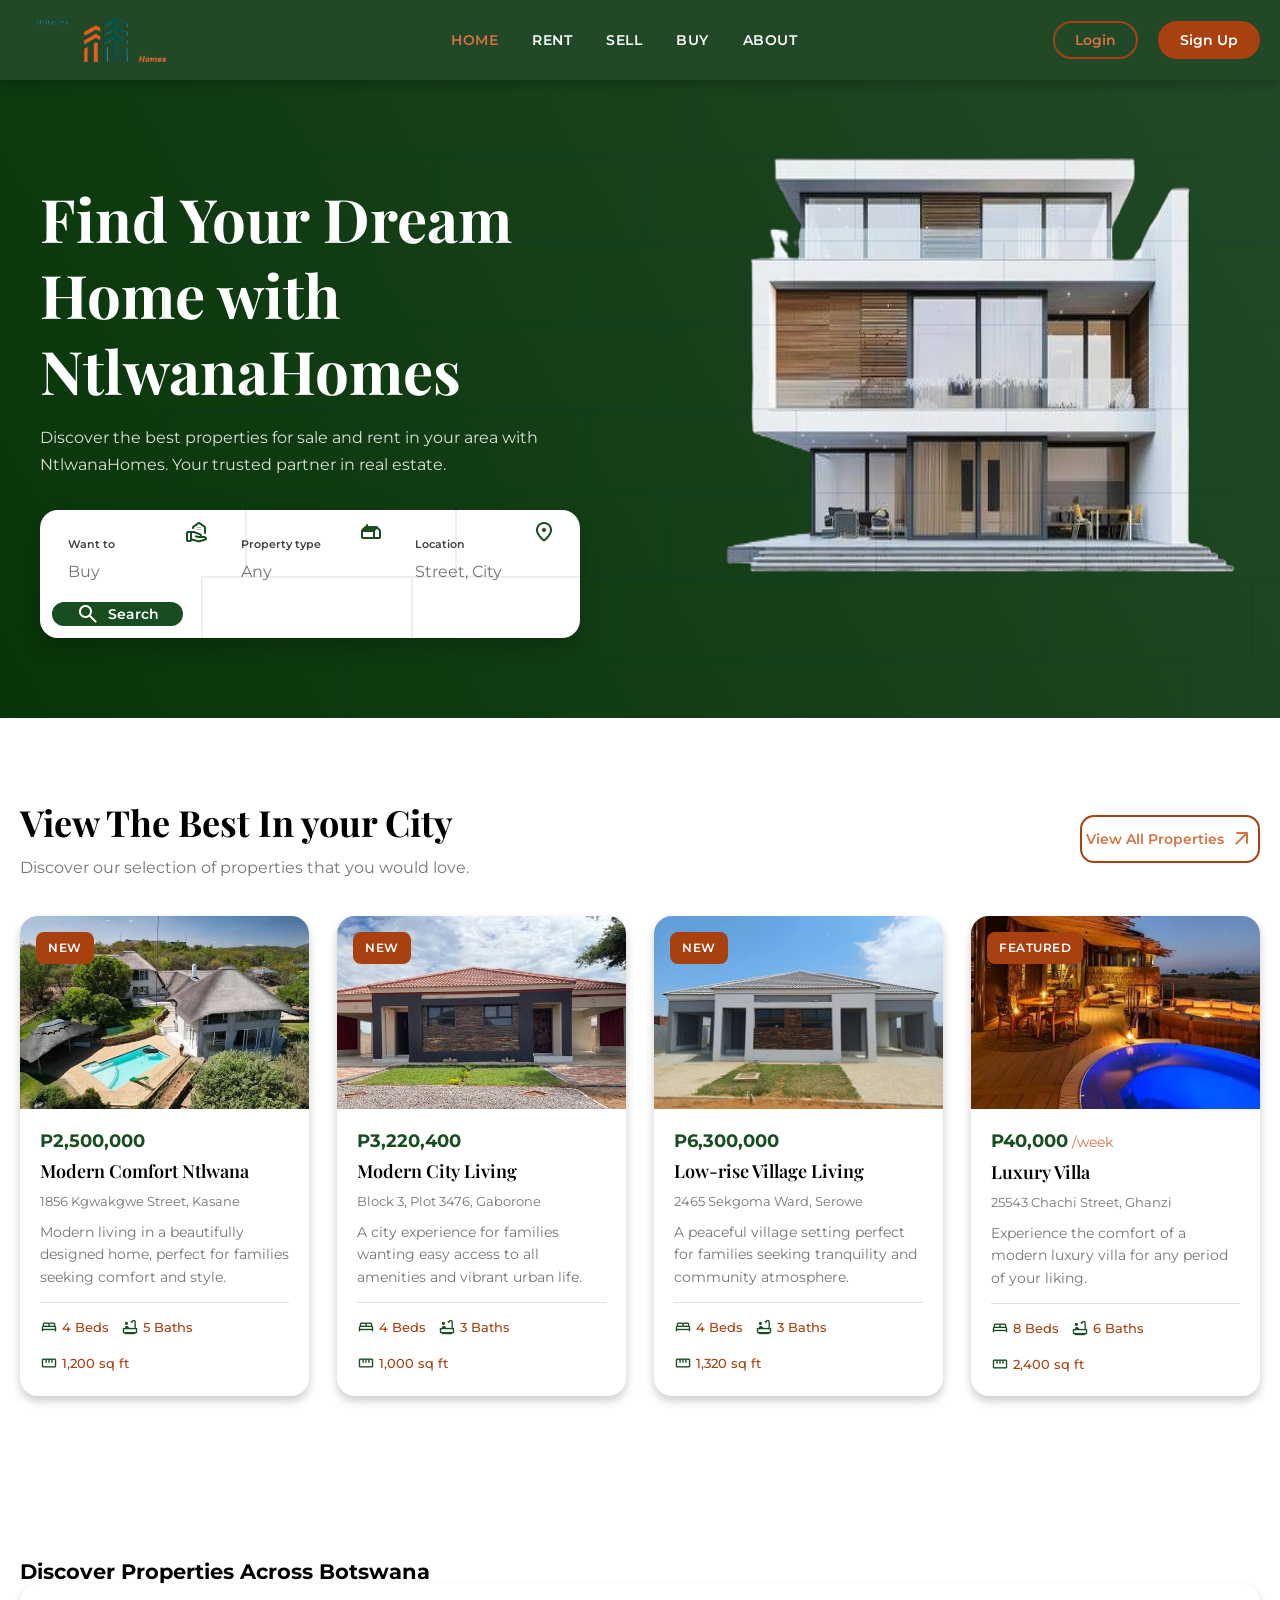
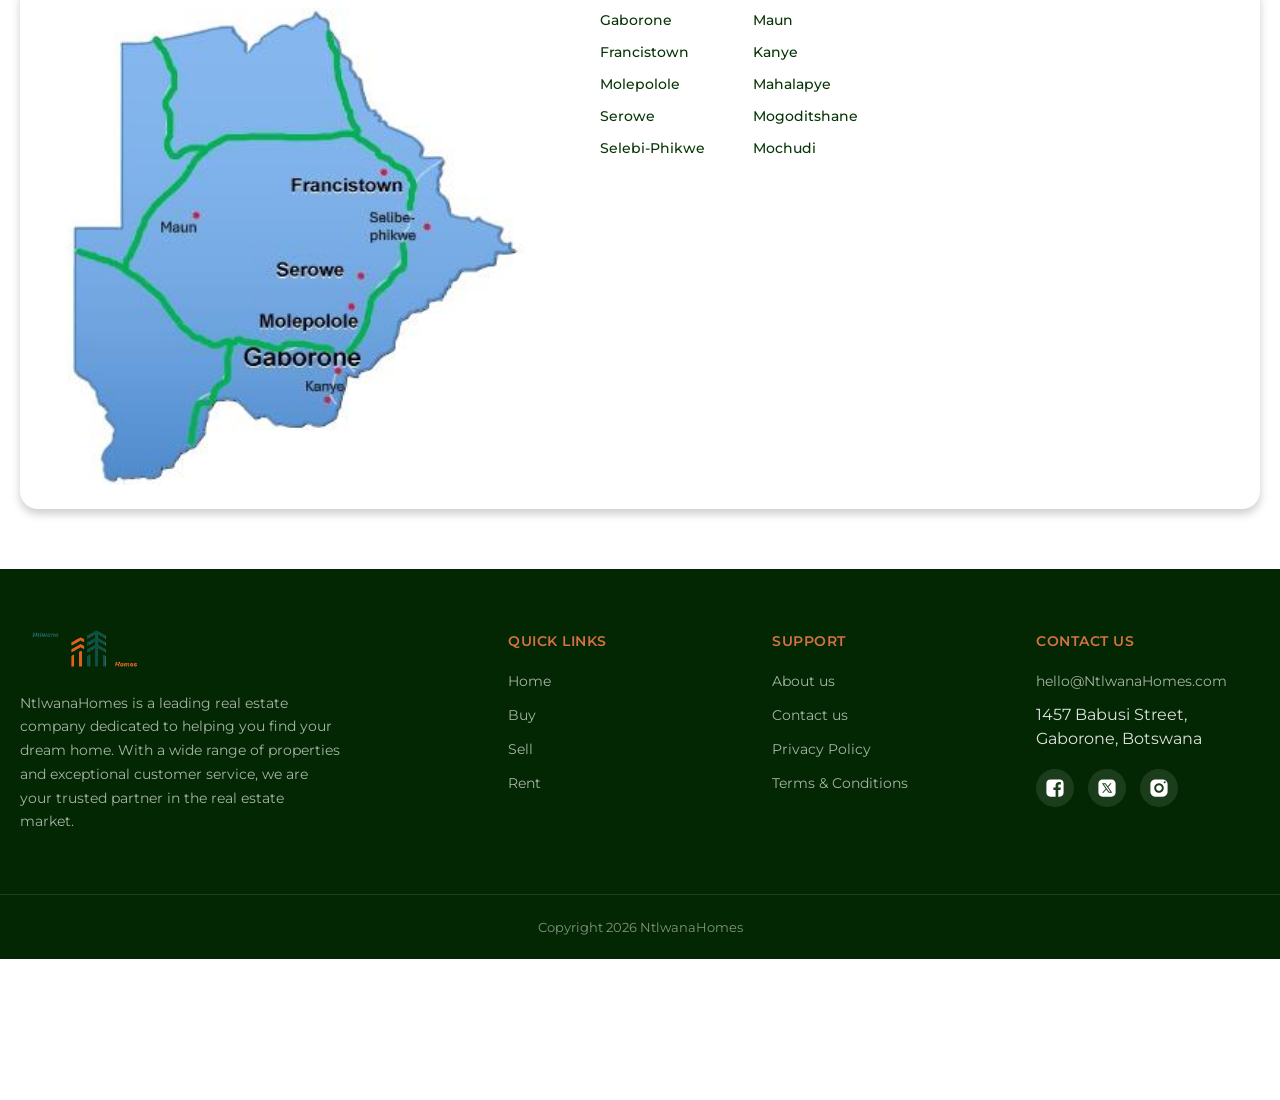
<file: index.html>
<!Doctype html>
<html lang="en">
<head>
    <meta charset="UTF-8">
    <meta name="viewport" content="width=device-width, initial-scale=1.0">
    
    <title>NtlwanaHomes</title>
    <meta name="title"  content="NtlwanaHomes">
    <meta name="description" content="NtlwanaHomes is your trusted partner in real estate, offering a wide range of properties for sale and rent across Botswana. Discover your dream home with us today!">
    <!--external stylesheets-->
<link rel="stylesheet" href="styles.css">

<!--external js-->
<script src="script.js" defer></script>

<!-- Google Fonts -->
 <link rel="preconnect" href="https://fonts.googleapis.com">
  <link rel="preconnect" href="https://fonts.gstatic.com" crossorigin>
  <link href="https://fonts.googleapis.com/css2?family=Playfair+Display:wght@600;700&family=Montserrat:wght@400;500;600;700&display=swap" rel="stylesheet">

<!-- Google Icons -->
<link rel="stylesheet" href="https://fonts.googleapis.com/icon?family=Material+Symbols+Rounded:opsz,wght,FILL,GRAD@25,400,0..1,0"/>
</head>
<body> 


    <header class="header" data-header>
        


             <nav class="navbar" aria-label="Main navigation"> 
              <a href="#" class="logo">
                <img src="images/ntlwanaHomes logo.png" height="70" width="200" alt="NtlwanaHomes logo"/>
            </a> 
           
        
          <ul class="navbar-list" role="list">
            <li><a href="index.html" style="text-decoration: none;" >Home</a></li>
            <li><a href="rent.html" style="text-decoration: none;" >Rent</a></li>
            <li><a href="sell.html" style="text-decoration: none;" >Sell</a></li>
            <li><a href="buy.html" style="text-decoration: none;" >Buy</a></li>
            <li><a href="about.html" style="text-decoration: none;" >About</a></li>
          </ul>

          <div class="nav-right">

           <button class="L-button" ><a href="#" style="text-decoration: none;" >Login</a></button>

            <button class="s-button"><a href="#" style="text-decoration: none;" >Sign Up</a></button>
          </div>
            <button class="nav-toggle" aria-label="Toggle menu" aria-expanded="false" aria-controls="mobile-nav">
              <span class="material-symbols-rounded" aria-hidden="true">menu</span>
            </button>

        </nav>
    </header>

    <!-- Mobile Nav -->
      <nav class="mobile-nav" id="mobile-nav" aria-label="Mobile navigation">
        <a href="index.html">Home</a>
        <a href="rent.html">Rent</a>
        <a href="sell.html">Sell</a>
        <a href="buy.html">Buy</a>
        <a href="about.html">About</a>
        <div class="mobile-nav-btns">
          <button class="L-button"><a href="#">Login</a></button>
          <button class="s-button"><a href="#">Sign Up</a></button>
        </div>
      </nav>
   

 <main>
     
     <!-- Hero -->

      <section class="hero">
          <div class="hero-container">
            <div class="hero-content">

              <h1 class="hero-title">
                Find Your Dream Home with NtlwanaHomes
              </h1>

              <p class="hero-text">
                Discover the best properties for sale and rent in your area with
                NtlwanaHomes. Your trusted partner in real estate.</p>
            
              <form action="./" method="get" class="search-bar" role="search" aria-label="Property search ">
                
                <label for="want-to" class="search-item">
                  <span class="label">Want to</span>
                  <select
                    name="want to"
                    id="want-to"
                    class="search-item-field "
                  >
                    <option value="buy">Buy</option>
                    <option value="sell">Sell</option>
                    <option value="rent">Rent</option>
                  </select>

                  <span class="material-symbols-rounded" aria-hidden="true"
                    >real_estate_agent</span
                  >
                </label>

                <label for="property-type" class="search-item">
                  <span class="label">Property type</span>
                  <select
                    name="property type"
                    id="property-type"
                    class="search-item-field "
                  >
                    <option value="any">Any</option>
                    <option value="houses">Houses</option>
                    <option value="apartments">Apartments</option>
                    <option value="villa">Villa</option>
                    <option value="townhome">Townhome</option>
                    <option value="bungalow">Office Space</option>
                    <option value="loft">Loft</option>
                  </select>

                  <span class="material-symbols-rounded" aria-hidden="true"
                    >gite</span
                  >
                </label>

                <label for="location" class="search-item">
                  <span class="label label-medium">Location</span>

                  <input
                    type="text"
                    name="location"
                    id="location"
                    placeholder="Street, City"
                    class="search-item-field body-medium"
                  />
                  <span class="material-symbols-rounded" aria-hidden="true"
                    >location_on</span>
                  
                </label>

                <button type="submit" class="search-btn">
                  <span class="material-symbols-rounded" aria-hidden="true">search</span>

                  <span>Search</span>

                </button>

              </form>
            </div>

            <img src="images/hero-bg.png" alt="" class="hero-banner" width="816" height="559" role="presentation" >

            <img src="images/bg-pattern.png" alt="" class="hero-pattern" width="1240" height="840" role="presentation" >

            </div>
      </section>



      <!-- Featured Properties -->
       <section class="featured property" aria-labelledby="prop-heading">
        <div class="property-container">

          <div class="title-wrapper">

          <div>
           <h2 class="section-title" id="prop-heading">View The Best In your City</h2>

           <p class="section-text">
             Discover our selection of properties that you would love.
           </p>
         </div>

         <a href="buy.html" class="btn-outline">
           <span class="label-medium">View All Properties</span>

           <span class="material-symbols-rounded" aria-hidden="true">arrow_outward</span>
         </a>

        </div>

       <div class="property-list">
        
                 <!-- Card 1 -->
                 <article class="crd">
                   <div class="crd-banner">
                     <figure class="img-holder">
                       <img src="images/home2.jpg" alt="Modern Comfort Ntlwana — 4-bed home in Kasane" class="img-cover" width="587" height="400" loading="lazy">
                     </figure>
                     <span class="badge-label">New</span>
                     <button class="fav-btn" aria-label="Add Modern Comfort Ntlwana to favourites">
                       <span class="material-symbols-rounded" aria-hidden="true">favorite</span>
                     </button>
                   </div>
                   <div class="crd-content">
                     <span class="price-title">P2,500,000</span>
                     <h3><a href="#" class="crd-title">Modern Comfort Ntlwana</a></h3>
                     <address class="add-text">1856 Kgwakgwe Street, Kasane</address>
                     <p class="crd-text">Modern living in a beautifully designed home, perfect for families seeking comfort and style.</p>
                     <div class="meta-list">
                       <div class="meta-item">
                         <span class="material-symbols-rounded" aria-hidden="true">bed</span>
                         <span class="meta-text">4 Beds</span>
                       </div>
                       <div class="meta-item">
                         <span class="material-symbols-rounded" aria-hidden="true">bathtub</span>
                         <span class="meta-text">5 Baths</span>
                       </div>
                       <div class="meta-item">
                                         <span class="material-symbols-rounded" aria-hidden="true">straighten</span>
                                         <span class="meta-text">1,200 sq ft</span>
                                       </div>
                                     </div>
                                   </div>
                                 </article>
                        
                                 <!-- Card 2 -->
                                 <article class="crd">
                                   <div class="crd-banner">
                                     <figure class="img-holder">
                                       <img src="images/home3.jpg" alt="Modern City Living — 4-bed home in Gaborone" class="img-cover" width="587" height="400" loading="lazy">
                                     </figure>
                                     <span class="badge-label">New</span>
                                     <button class="fav-btn" aria-label="Add Modern City Living to favourites">
                                       <span class="material-symbols-rounded" aria-hidden="true">favorite</span>
                                     </button>
                                   </div>
                                   <div class="crd-content">
                                     <span class="price-title">P3,220,400</span>
                                     <h3><a href="#" class="crd-title">Modern City Living</a></h3>
                                     <address class="add-text">Block 3, Plot 3476, Gaborone</address>
                                     <p class="crd-text">A city experience for families wanting easy access to all amenities and vibrant urban life.</p>
                                     <div class="meta-list">

                                      <div class="meta-item">
                                                        <span class="material-symbols-rounded" aria-hidden="true">bed</span>
                                                        <span class="meta-text">4 Beds</span>
                                                      </div>
                                                      <div class="meta-item">
                                                        <span class="material-symbols-rounded" aria-hidden="true">bathtub</span>
                                                        <span class="meta-text">3 Baths</span>
                                                      </div>
                                                      <div class="meta-item">
                                                        <span class="material-symbols-rounded" aria-hidden="true">straighten</span>
                                                        <span class="meta-text">1,000 sq ft</span>
                                                      </div>
                                                    </div>
                                                  </div>
                                                </article>
                                       
                                                <!-- Card 3 -->
                                                <article class="crd">
                                                  <div class="crd-banner">
                                                    <figure class="img-holder">
                                                      <img src="images/home4.jpg" alt="Low-rise Village Living — 4-bed home in Serowe" class="img-cover" width="587" height="400" loading="lazy">
                                                    </figure>
                                                    <span class="badge-label">New</span>
                                                    <button class="fav-btn" aria-label="Add Low-rise Village Living to favourites">
                                                      <span class="material-symbols-rounded" aria-hidden="true">favorite</span>
                                                    </button>
                                                    </div>
                                                                <div class="crd-content">
                                                                  <span class="price-title">P6,300,000</span>
                                                                  <h3><a href="#" class="crd-title">Low-rise Village Living</a></h3>
                                                                  <address class="add-text">2465 Sekgoma Ward, Serowe</address>
                                                                  <p class="crd-text">A peaceful village setting perfect for families seeking tranquility and community atmosphere.</p>
                                                                  <div class="meta-list">
                                                                    <div class="meta-item">
                                                                      <span class="material-symbols-rounded" aria-hidden="true">bed</span>
                                                                      <span class="meta-text">4 Beds</span>
                                                                    </div>
                                                                    <div class="meta-item">
                                                                      <span class="material-symbols-rounded" aria-hidden="true">bathtub</span>
                                                                      <span class="meta-text">3 Baths</span>
                                                                    </div>
                                                                    <div class="meta-item">
                                                                      <span class="material-symbols-rounded" aria-hidden="true">straighten</span>
                                                                      <span class="meta-text">1,320 sq ft</span>
                                                                    </div>
                                                                  </div>
                                                                </div>
                                                              </article>
                                                     
                                                              <!-- Card 4 -->
                                                              <article class="crd">
                                                                <div class="crd-banner">
                                                                  <figure class="img-holder">
                                                                    <img src="images/villa.jpg" alt="Luxury Villa — 8-bed villa in Ghanzi" class="img-cover" width="587" height="400" loading="lazy">
                                                                                 </figure>
                                                                                 <span class="badge-label">Featured</span>
                                                                                 <button class="fav-btn" aria-label="Add Luxury Villa to favourites">
                                                                                   <span class="material-symbols-rounded" aria-hidden="true">favorite</span>
                                                                                 </button>
                                                                               </div>
                                                                               <div class="crd-content">
                                                                                 <span class="price-title">P40,000 <span class="rent-text">/week</span></span>
                                                                                 <h3><a href="#" class="crd-title">Luxury Villa</a></h3>
                                                                                 <address class="add-text">25543 Chachi Street, Ghanzi</address>
                                                                                 <p class="crd-text">Experience the comfort of a modern luxury villa for any period of your liking.</p>
                                                                                 <div class="meta-list">
                                                                                   <div class="meta-item">
                                                                                     <span class="material-symbols-rounded" aria-hidden="true">bed</span>
                                                                                     <span class="meta-text">8 Beds</span>
                                                                                   </div>
                                                                                   <div class="meta-item">
                                                                                     <span class="material-symbols-rounded" aria-hidden="true">bathtub</span>
                                                                                     <span class="meta-text">6 Baths</span>
                                                                                   </div>
                                                                                   <div class="meta-item">
                                                                                     <span class="material-symbols-rounded" aria-hidden="true">straighten</span>
                                                                                     
                                                                                     
                                                                                     <span class="meta-text">2,400 sq ft</span>
                                                                                                     </div>
                                                                                                   </div>
                                                                                                 </div>
                                                                                               </article>
                                                                                      
                                                                                             </div>
                                                                                           </div>
                                                                                         </section>




        <!-- Map Section -->
         <section class="map-section" aria-labelledby="map-heading">
          <h2 id="map-heading">Discover Properties Across Botswana</h2>
            <div class="mapContainer">
                    <div class="map-inner">
                        <div class="mapWrapper">
                            <img src="images/bw-map.jpg" alt="Map of Botswana showing major cities" usemap="#Map" class="mapImage" width="600" height="400">
                            <map name="Map">
                                <area alt="Francistown" coords="163,107,250,133" href="#" shape="rect" title="Francistown">
                                <area alt="Serowe" coords="146,165,213,191" href="#" shape="rect" title="Serowe">
                                <area alt="Molepolole" coords="140,199,220,225" href="#" shape="rect" title="Molepolole">
                                <area alt="Gaborone" coords="128,225,222,250" href="#" shape="rect" title="Gaborone">
                                <area alt="Selebi-Phikwe" coords="190,133,270,159" href="#" shape="rect" title="Selebi-Phikwe">
                                <area alt="Kanye" coords="100,250,180,275" href="#" shape="rect" title="Kanye">
                                <area alt="Maun" coords="50,150,130,175" href="#" shape="rect" title="Maun">
                            </map>
                        </div>
                    

       


                    	<div class="citiesListContainer">
		                   <ul>
		                  	<li>
		                    		<a alt="Gaborone" href=" " title="Gaborone">Gaborone</a></li>
		
                            <li>
				
        
                              <a alt="Francistown" href=" " title="Francistown">Francistown</a></li>
			
                              <li>
			
                                <a alt="Molepolole" href=" " title="Molepolole">Molepolole</a></li>
		
                                <li>
			
                                  <a alt="Serowe" href=" " title="Serowe">Serowe</a></li>
			
                                  <li>
			
                                    <a alt="Selebi-Phikwe" href=" " title="Selebi-Phikwe">Selebi-Phikwe</a></li>
		
                                  </ul>
		
                                  <ul>
		
                                    <li>
		
                                      <a alt="Maun" href=" " title="Maun">Maun</a></li>
		
                                      <li>
		
                                        <a alt="Kanye" href=" " title="Kanye">Kanye</a></li>
		
                                        <li>
		
                                          <a alt="Mahalapye" href=" " title="Mahalapye">Mahalapye</a></li>
		
                                          <li>
		
                                            <a alt="Mogoditshane" href=" " title="Mogoditshane">Mogoditshane</a></li>
		
                                            <li>
			
                                              <a alt="Mochudi" href=" " title="Mochudi">Mochudi</a></li>

                                            </ul>

                                          </div>                                         

                                          </div>

                                    </div>
         </section>

                                  

      
    

       

  </main>

 <!-- Footer -->

    <footer class="footer">
      <div class="footer-upper">
        <div class="container">
          <div class="footer-branding">
            <a href="index.html" aria-label="NtlwanaHomes home">
              <img
                src="./images/ntlwanaHomes logo.png"
                width="160"
                height="40"
                alt="NtlwanaHomes logo"/>
            </a>
            <p class="footer-text">
              NtlwanaHomes is a leading real estate company dedicated to helping
              you find your dream home. With a wide range of properties and
              exceptional customer service, we are your trusted partner in the
              real estate market.
            </p>
          </div>

          <nav class="footer-nav" aria-labelledby="footer-nav-1">
            <p class="footer-list-title" id="footer-nav-1">
              Quick Links
            </p>

            <ul class="footer-list">
              <li>
                <a class="footer-link">Home</a>
              </li>
              <li>
                <a class="footer-link">Buy</a>
              </li>
              <li>
                <a class="footer-link">Sell</a>
              </li>
              <li>
                <a class="footer-link">Rent</a>
              </li>
            </ul>
          </nav>

          <nav class="footer-nav" aria-labelledby="footer-nav-2">
            <p class="footer-list-title" id="footer-nav-2">
              Support
            </p>

            <ul class="footer-list">
              <li>
                <a class="footer-link">About us</a>
              </li>
              <li>
                <a class="footer-link">Contact us</a>
              </li>
              <li>
                <a class="footer-link">Privacy Policy</a>
              </li>
              <li>
                <a class="footer-link">Terms & Conditions</a>
              </li>
            </ul>
          </nav>

          <nav class="footer-nav" aria-labelledby="footer-nav-3">
            <p class="footer-list-title" id="footer-nav-3">
              Contact Us
            </p>

            <ul class="footer-list">
              <li>
                <a class="footer-link">hello@NtlwanaHomes.com</a>
              </li>
              <li>
                <adress class="address body-medium"
                  >1457 Babusi Street, Gaborone, Botswana
                </adress>
              </li>
              <li>
                <ul class="social-list">
                  <li>
                    <a href="#" class="social-link">
                     <img src="./images/facebook.svg" alt="facebbok"/> 
                    </a>
                  </li>
                  <li>
                    <a href="#" class="social-link">
                      <img src="./images/X.svg" alt="X" />
                    </a>
                  </li>
                  <li>
                    <a href="#" class="social-link">
                      <img src="./images/instagram.svg" alt="instagram" />
                    </a>
                  </li>
                </ul>
              </li>
            </ul>
          </nav>
        </div>
      </div>

      <div class="footer-bottom">
        <div class="container">
          <p class="copyright">Copyright 2026 NtlwanaHomes</p>
        </div>
      </div>
    </footer>
    <script src="script.js" defer></script>

</body>
</html>
</file>
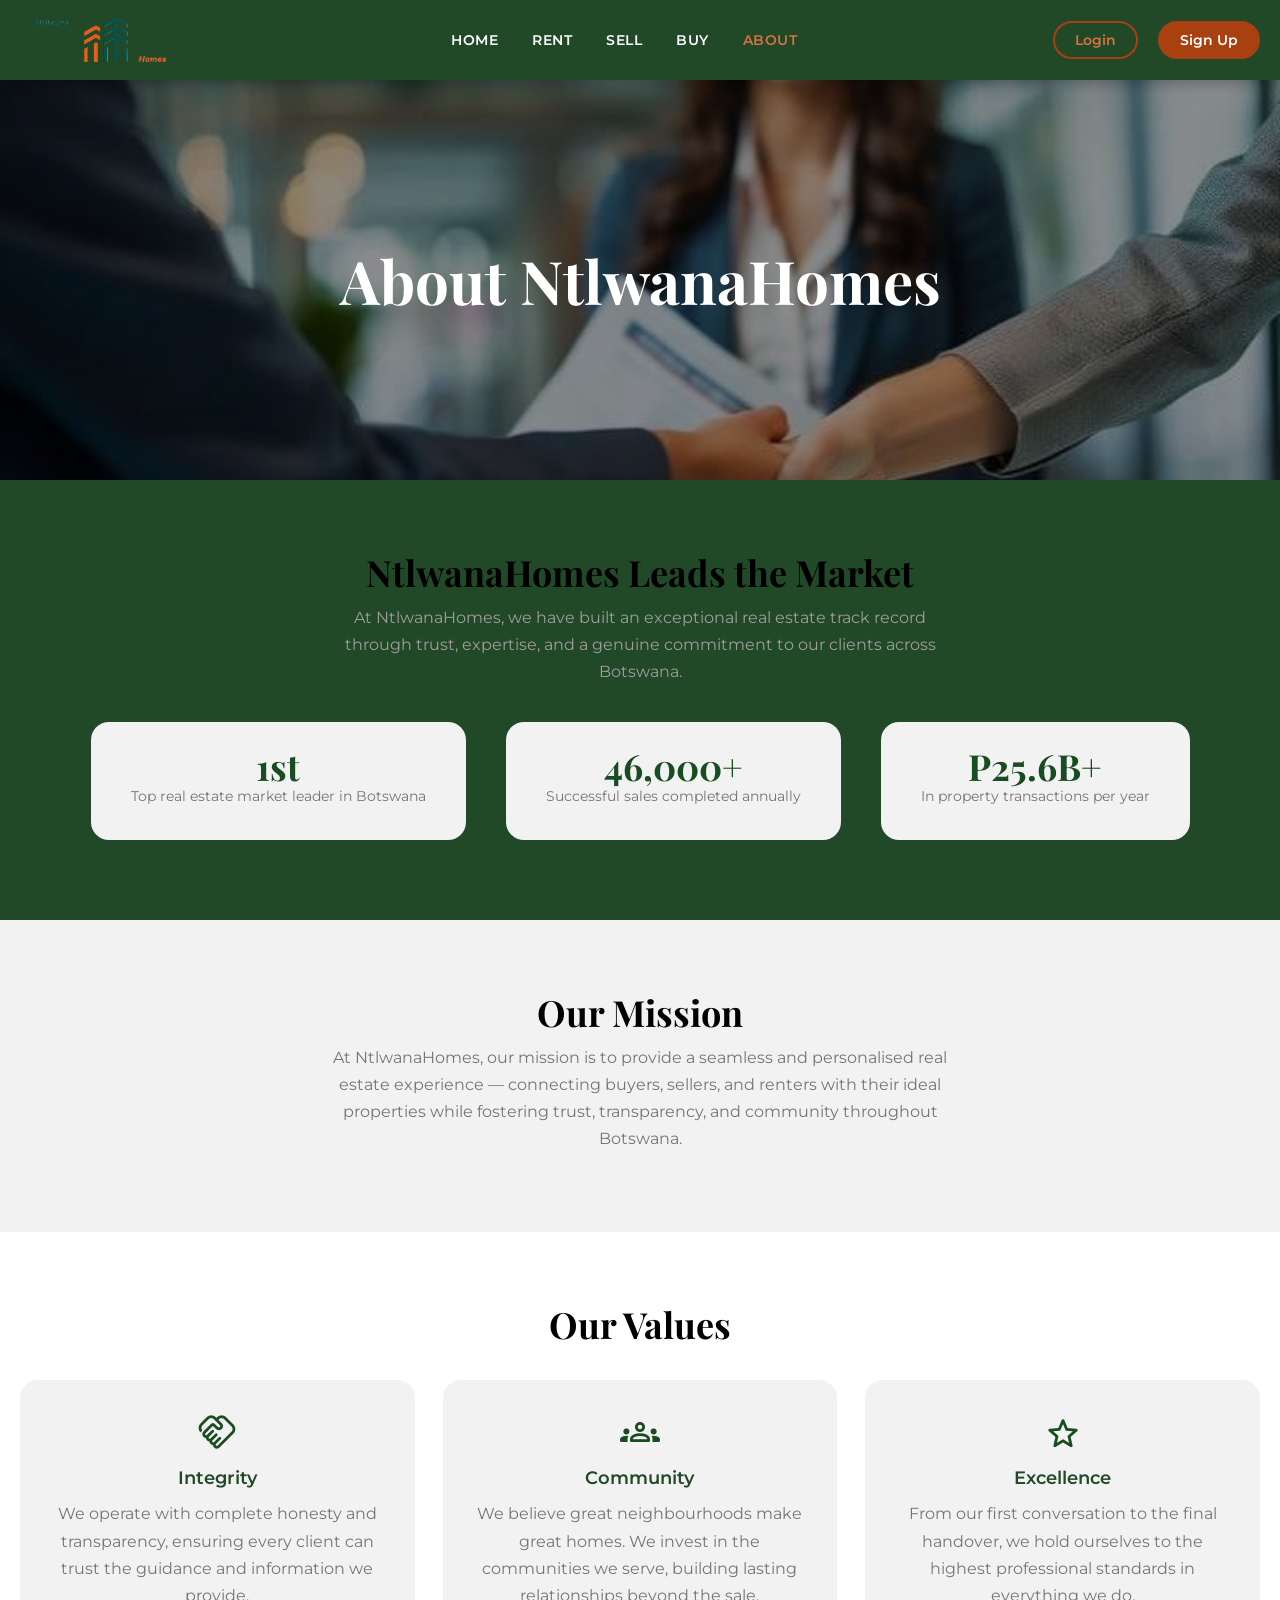
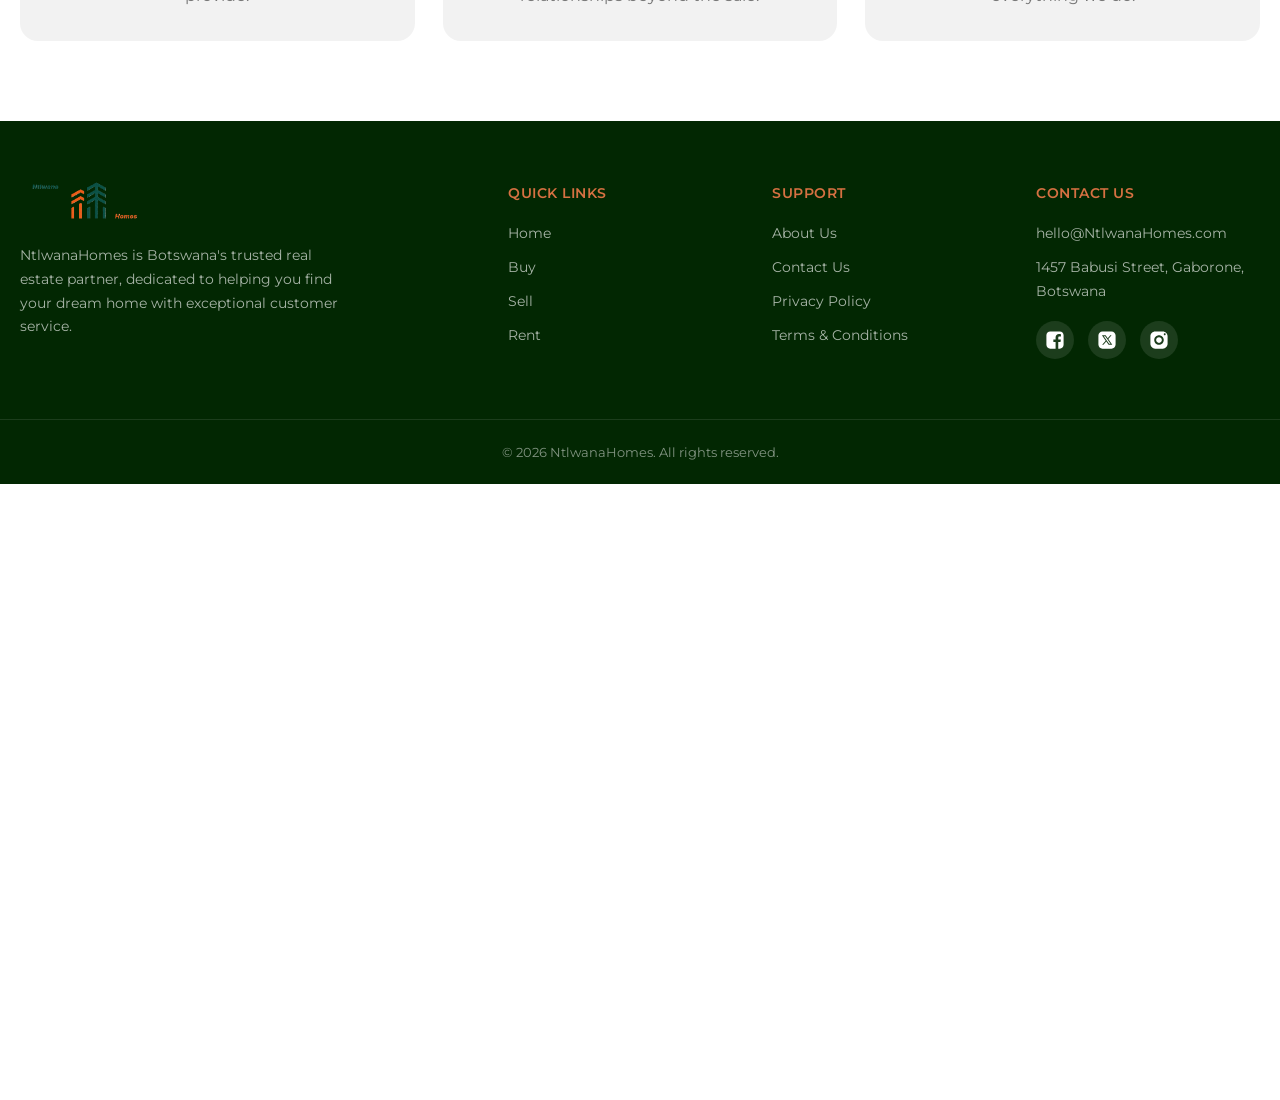
<file: about.html>
<!DOCTYPE html>

<html lang="en">

<head>

<meta charset="UTF-8">

<meta name="viewport" content="width=device-width, initial-scale=1.0">

<title>About Us</title>
<meta name="description" content="Learn about NtlwanaHomes, our mission, and how we lead the real estate market with exceptional experience and service.">

<!--external css-->    
<link rel ="stylesheet" href="styles.css">
<!--external javascript-->    
<script src="script.js" defer></script>

<!-- Google Fonts -->
 <link rel="stylesheet" href="styles.css">
  <link rel="preconnect" href="https://fonts.googleapis.com">
  <link rel="preconnect" href="https://fonts.gstatic.com" crossorigin>
  <link href="https://fonts.googleapis.com/css2?family=Playfair+Display:wght@600;700&family=Montserrat:wght@400;500;600;700&display=swap" rel="stylesheet">




<!-- Google Icons -->
<link rel="stylesheet" href="https://fonts.googleapis.com/icon?family=Material+Symbols+Rounded:opsz,wght,FILL,GRAD@25,400,0..1,0"/>
</head>
<body> 


    <header class="header" data-header>
  
           <nav class="navbar" aria-label="Main navigation">
           <a href="index.html" class="logo" aria-label="NtlwanaHomes home">
                <img src="images/ntlwanaHomes logo.png" height="70" width="200" alt="NtlwanaHomes logo">
            </a> 
        </div>
          <ul class="navbar-list">
            <li><a href="index.html" style="text-decoration: none;" >Home</a></li>
            <li><a href="rent.html" style="text-decoration: none;" >Rent</a></li>
            <li><a href="sell.html" style="text-decoration: none;" >Sell</a></li>
            <li><a href="buy.html" style="text-decoration: none;" >Buy</a></li>
            <li><a href="about.html" style="text-decoration: none;" >About</a></li>
          </ul>

          <div class="nav-right">

           <button class="L-button" ><a href="#" style="text-decoration: none;" >Login</a></button>

            <button class="s-button"><a href="#" style="text-decoration: none;" >Sign Up</a></button>
          </div>
           <button class="nav-toggle" aria-label="Toggle menu" aria-expanded="false" aria-controls="mobile-nav">
                   <span></span><span></span><span></span>
                 </button>
           </nav>
        </div>
    </header>


     <!-- Mobile Nav -->
      <nav class="mobile-nav" id="mobile-nav" aria-label="Mobile navigation">
        <a href="index.html">Home</a>
        <a href="rent.html">Rent</a>
        <a href="sell.html">Sell</a>
        <a href="buy.html">Buy</a>
        <a href="about.html">About</a>
        <div class="mobile-nav-btns">
          <button class="L-button"><a href="#">Login</a></button>
          <button class="s-button"><a href="#">Sign Up</a></button>
        </div>
      </nav>
    
    

 <!-- Hero section -->   
 <main>
 
    
    <section class="About-hero" aria-label="About NtlwanaHomes">
      <h1>About NtlwanaHomes</h1>
    </section>
 
    <!-- Stats -->
    <section aria-labelledby="stats-heading">
      <div class="stats">
        <h2 id="stats-heading">NtlwanaHomes Leads the Market</h2>
        <p class="subtitle">
          At NtlwanaHomes, we have built an exceptional real estate track record through trust, expertise,
          and a genuine commitment to our clients across Botswana.
        </p>
 
        <div class="stat-row">
          <div class="stat">
            <h3>1st</h3>
            <p>Top real estate market leader in Botswana</p>
          </div>
          <div class="stat">
            <h3>46,000+</h3>
            <p>Successful sales completed annually</p>
          </div>
          <div class="stat">
            <h3>P25.6B+</h3>
            <p>In property transactions per year</p>
          </div>
        </div>
      </div>
    </section>
 
    <!-- Mission -->
    <section aria-labelledby="mission-heading" style="background-color: var(--neutral-90);">
      <div class="feature-container">
        <h2 class="features-title" id="mission-heading">Our Mission</h2>
        <p class="feature-text" style="max-width: 660px; text-align: center;">
          At NtlwanaHomes, our mission is to provide a seamless and personalised real estate experience —
          connecting buyers, sellers, and renters with their ideal properties while fostering trust, transparency,
          and community throughout Botswana.
        </p>
      </div>
    </section>
 
    <!-- Values -->
    <section aria-labelledby="values-heading">
      <div class="feature-container">
        <h2 class="features-title" id="values-heading">Our Values</h2>
        <ul class="features-list" role="list">
          <li class="feature-item">
            <span class="material-symbols-rounded" aria-hidden="true">handshake</span>
            <h3 class="feature-title">Integrity</h3>
            <p class="feature-text">
              We operate with complete honesty and transparency, ensuring every client can trust the guidance and information we provide.
            </p>
          </li>
          <li class="feature-item">
            <span class="material-symbols-rounded" aria-hidden="true">groups</span>
            <h3 class="feature-title">Community</h3>
            <p class="feature-text">
              We believe great neighbourhoods make great homes. We invest in the communities we serve, building lasting relationships beyond the sale.
            </p>
          </li>
          <li class="feature-item">
            <span class="material-symbols-rounded" aria-hidden="true">star</span>
            <h3 class="feature-title">Excellence</h3>
            <p class="feature-text">
              From our first conversation to the final handover, we hold ourselves to the highest professional standards in everything we do.
            </p>
          </li>
        </ul>
      </div>
    </section>
 
  </main>

 <footer class="footer">
    <div class="footer-upper">
      <div class="container">
        <div class="footer-branding">
          <a href="index.html" aria-label="NtlwanaHomes home">
            <img src="./images/ntlwanaHomes logo.png" width="160" height="40" alt="NtlwanaHomes logo">
          </a>
          <p class="footer-text">
            NtlwanaHomes is Botswana's trusted real estate partner, dedicated to helping you find your dream home with exceptional customer service.
          </p>
        </div>
        <nav class="footer-nav" aria-labelledby="footer-nav-1">
          <p class="footer-list-title" id="footer-nav-1">Quick Links</p>
          <ul class="footer-list">
            <li><a href="index.html" class="footer-link">Home</a></li>
            <li><a href="buy.html"   class="footer-link">Buy</a></li>
            <li><a href="sell.html"  class="footer-link">Sell</a></li>
            <li><a href="rent.html"  class="footer-link">Rent</a></li>
          </ul>
        </nav>
        <nav class="footer-nav" aria-labelledby="footer-nav-2">
          <p class="footer-list-title" id="footer-nav-2">Support</p>
          <ul class="footer-list">
            <li><a href="about.html" class="footer-link">About Us</a></li>
            <li><a href="#"          class="footer-link">Contact Us</a></li>
            <li><a href="#"          class="footer-link">Privacy Policy</a></li>
            <li><a href="#"          class="footer-link">Terms &amp; Conditions</a></li>
          </ul>
        </nav>
        <div class="footer-nav" aria-labelledby="footer-nav-3">
          <p class="footer-list-title" id="footer-nav-3">Contact Us</p>
          <ul class="footer-list">
            <li><a href="mailto:hello@ntlwanahomes.com" class="footer-link">hello@NtlwanaHomes.com</a></li>
            <li><address class="footer-link">1457 Babusi Street, Gaborone, Botswana</address></li>
            <li>
              <ul class="social-list" aria-label="Social media">
                <li><a href="#" class="social-link" aria-label="Facebook"><img src="./images/facebook.svg" alt=""></a></li>
                <li><a href="#" class="social-link" aria-label="X / Twitter"><img src="./images/X.svg" alt=""></a></li>
                <li><a href="#" class="social-link" aria-label="Instagram"><img src="./images/instagram.svg" alt=""></a></li>
              </ul>
            </li>
          </ul>
        </div>
      </div>
    </div>
    <div class="footer-bottom">
      <div class="container">
        <p class="copyright">&copy; 2026 NtlwanaHomes. All rights reserved.</p>
      </div>
    </div>
  </footer>
 
  <script src="script.js" defer></script>

</body>
</html>
</file>
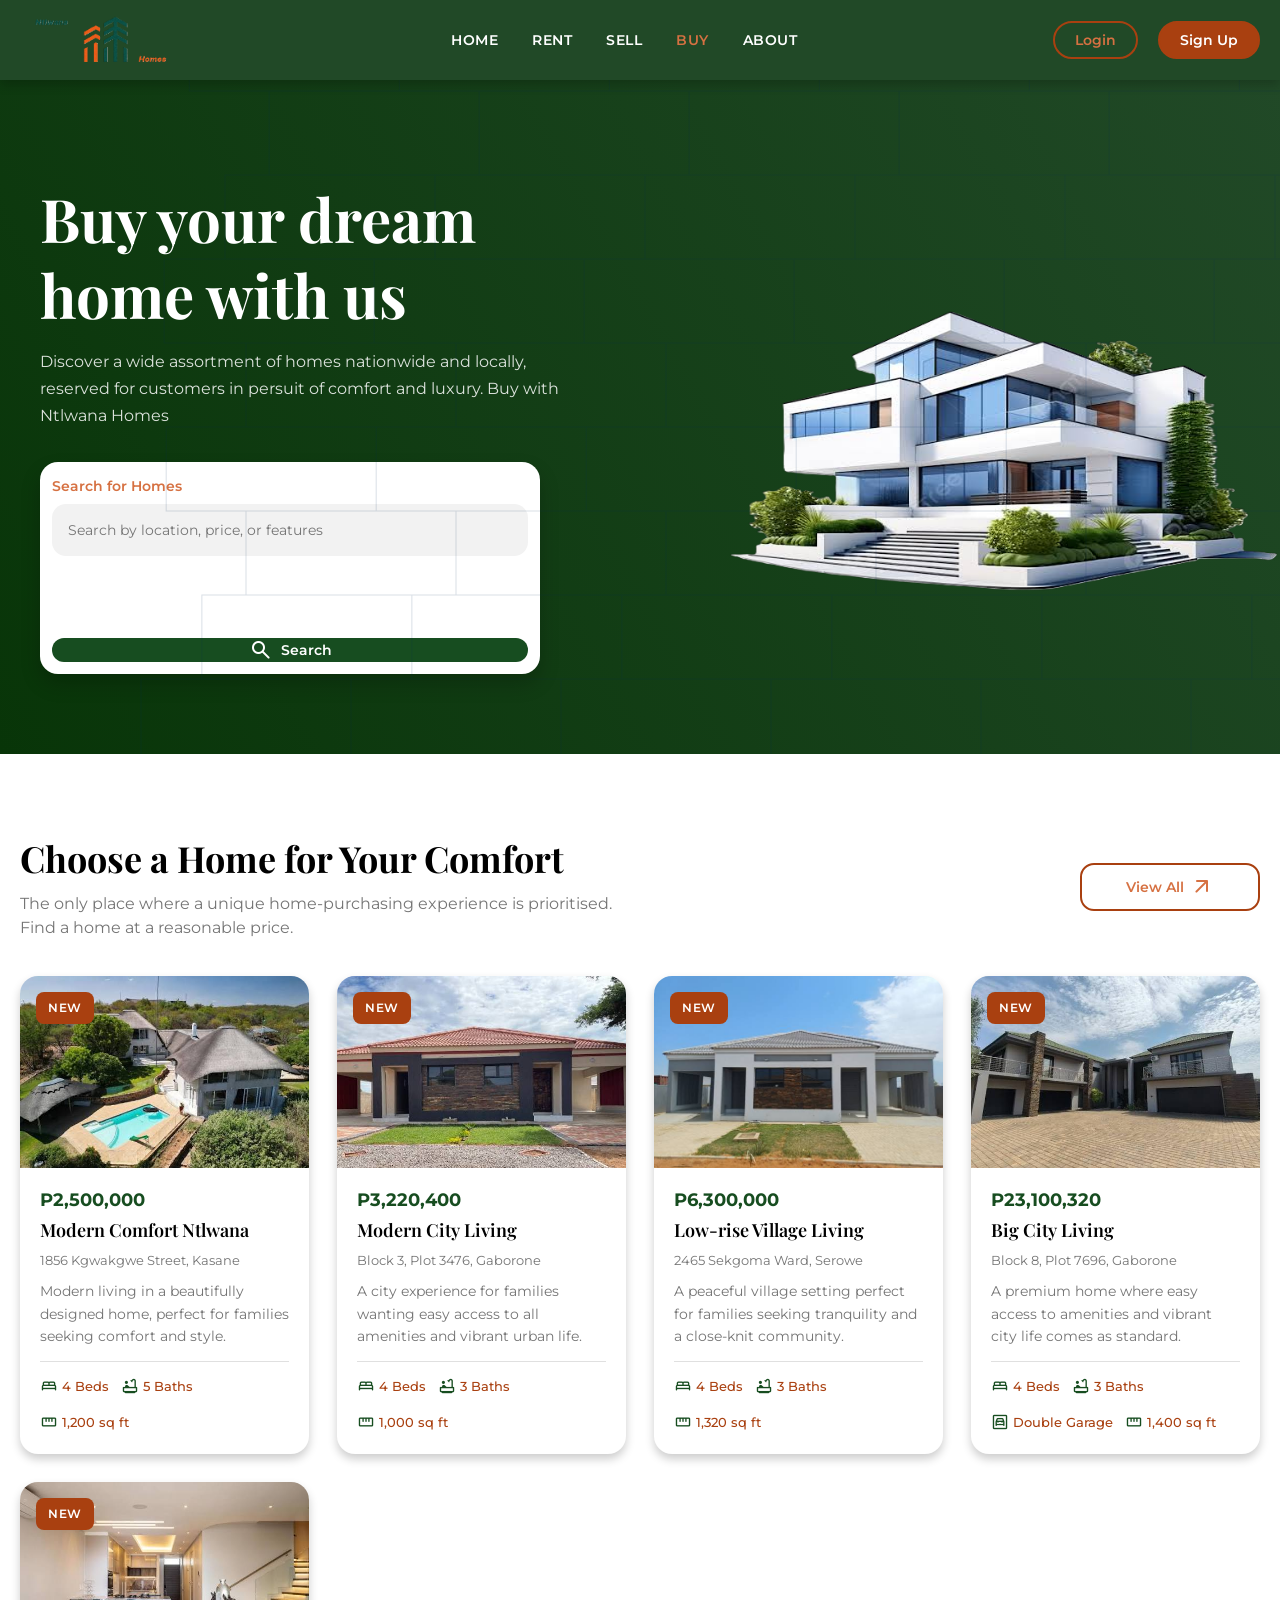
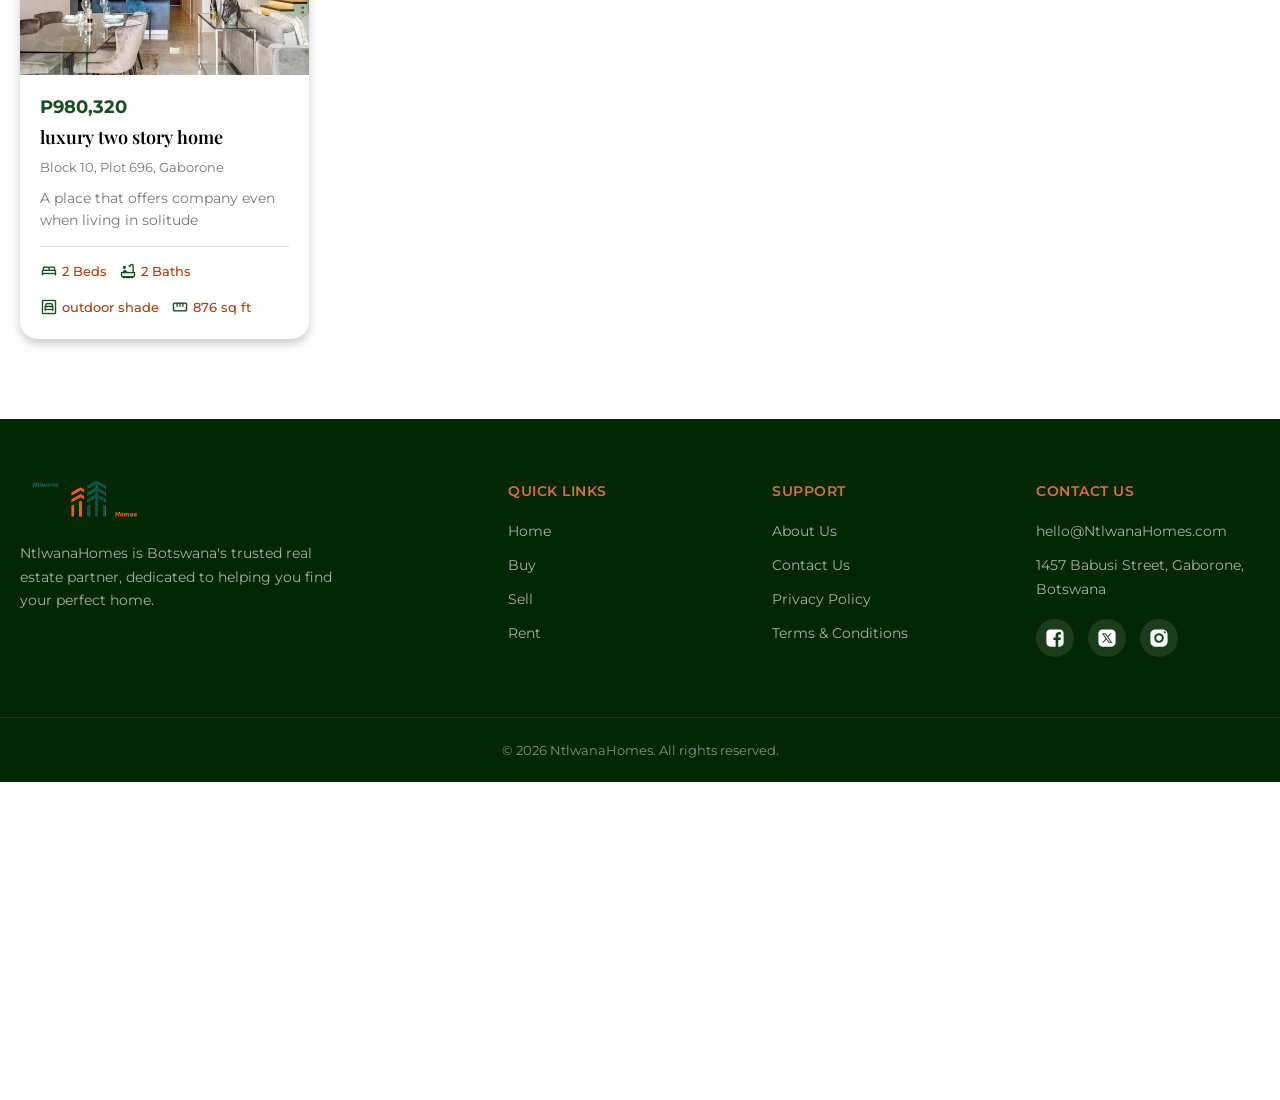
<file: buy.html>
<!DOCTYPE html>

<html lang="en">

<head>

<meta charset="UTF-8">

<meta name="viewport" content="width=device-width, initial-scale=1.0">

<title>Buy With Us Right Here At NtlwanaHomes</title>
 <meta name="description" content="Browse homes for sale across Botswana with NtlwanaHomes. Find your perfect property in Gaborone, Kasane, Serowe and beyond.">

<!--external css-->
<link rel ="stylesheet" href="styles.css">

<!-- Google Icons and Fonts -->

<link rel="preconnect" href="https://fonts.googleapis.com">
  <link rel="preconnect" href="https://fonts.gstatic.com" crossorigin>
  <link href="https://fonts.googleapis.com/css2?family=Playfair+Display:wght@600;700&family=Montserrat:wght@400;500;600;700&display=swap" rel="stylesheet">
  <link rel="stylesheet" href="https://fonts.googleapis.com/icon?family=Material+Symbols+Rounded:opsz,wght,FILL,GRAD@25,400,0..1,0"/>



<!--external javascript-->  
<script src="script.js" defer></script>


</head>
<body> 


    <header class="header" data-header>

     <nav class="navbar" aria-label="Main navigation">
       <a href="index.html" class="logo" aria-label="NtlwanaHomes home">
                <img src="images/ntlwanaHomes logo.png" height="70" width="200" alt="NtlwanaHomes logo">
            </a> 
          <ul class="navbar-list">
            <li><a href="index.html" style="text-decoration: none;" >Home</a></li>
            <li><a href="rent.html" style="text-decoration: none;" >Rent</a></li>
            <li><a href="sell.html" style="text-decoration: none;" >Sell</a></li>
            <li><a href="buy.html" style="text-decoration: none;" >Buy</a></li>
            <li><a href="about.html" style="text-decoration: none;" >About</a></li>
          </ul>

          <div class="nav-right">

           <button class="L-button" ><a href="#" style="text-decoration: none;" >Login</a></button>

            <button class="s-button"><a href="#" style="text-decoration: none;" >Sign Up</a></button>
          </div>
          <button class="nav-toggle" aria-label="Toggle menu" aria-expanded="false" aria-controls="mobile-nav">
                  <span></span><span></span><span></span>
                </button>


           </nav>
        </div>
    </header>

     <!-- Mobile Nav -->
      <nav class="mobile-nav" id="mobile-nav" aria-label="Mobile navigation">
        <a href="index.html">Home</a>
        <a href="rent.html">Rent</a>
        <a href="sell.html">Sell</a>
        <a href="buy.html">Buy</a>
        <a href="about.html">About</a>
        <div class="mobile-nav-btns">
          <button class="L-button"><a href="#">Login</a></button>
          <button class="s-button"><a href="#">Sign Up</a></button>
        </div>
      </nav>


          <!--Hero section-->
   <main>
     <Article>
            <section class="hero" aria-label="Buy hero">
              <div class="hero-container">
              <div class="hero-content">

                <h1 class="hero-title">Buy your dream home with us</h1>

                <p class="hero-text">Discover a wide assortment of homes nationwide and locally, reserved for customers in persuit of comfort and luxury. Buy with Ntlwana Homes </p>
                
                <form action="./" method="get" class="B-search-bar" role="search" aria-label="Home search">
                <label for="" class="search-item" style=" color: rgb( 214,113,66); font-weight: 600; font-size: 1.4rem;" >Search for Homes
                <input 
                type="text"
                 id="buy-search"
                 name="search"
                 class="search-item-field " 
                 placeholder="Search by location, price, or features" 
                 style="cursor: text;"/>
                  </label>
              <button type="submit" class="search-btn" >
                  <span class="material-symbols-rounded" aria-hidden="true">search</span>
                  <span class="label">Search</span>
                </button>
              </form>
          </div>
          <img src="images/home background.png" alt="" class="hero-banner" width="560" height="459" role="presentation">
           <img src="images/bg-pattern.png" alt="" class="hero-pattern" width="1240" height="840" role="presentation" >
              </div>
              </div>
            </section>

            <!--Home Properties-->
         <!-- Property Listings -->
    <section aria-labelledby="buy-heading">
      <div class="property-container">
 
        <div class="title-wrapper">
          <div>
            <h2 class="section-title" id="buy-heading">Choose a Home for Your Comfort</h2>
            <p class="section-text">
              The only place where a unique home-purchasing experience is prioritised.
              Find a home at a reasonable price.
            </p>
          </div>
          <a href="#" class="btn-outline">
            <span>View All</span>
            <span class="material-symbols-rounded" aria-hidden="true">arrow_outward</span>
          </a>
        </div>
 
        <div class="property-list">
 
          <!-- Card 1 -->
          <article class="crd">
            <div class="crd-banner">
              <figure class="img-holder">
                <img src="images/home2.jpg" alt="Modern Comfort Ntlwana — 4-bed in Kasane" class="img-cover" width="587" height="400" loading="lazy">
              </figure>
              <span class="badge-label">New</span>
              <button class="fav-btn" aria-label="Add Modern Comfort Ntlwana to favourites">
                <span class="material-symbols-rounded" aria-hidden="true">favorite</span>
              </button>
            </div>
            <div class="crd-content">
              <span class="price-title">P2,500,000</span>
              <h3><a href="#" class="crd-title">Modern Comfort Ntlwana</a></h3>
              <address class="add-text">1856 Kgwakgwe Street, Kasane</address>
              <p class="crd-text">Modern living in a beautifully designed home, perfect for families seeking comfort and style.</p>
              <div class="meta-list">
                <div class="meta-item">
                  <span class="material-symbols-rounded" aria-hidden="true">bed</span>
                  <span class="meta-text">4 Beds</span>
                </div>
                <div class="meta-item">
                  <span class="material-symbols-rounded" aria-hidden="true">bathtub</span>
                  <span class="meta-text">5 Baths</span>
                </div>
                <div class="meta-item">
                  <span class="material-symbols-rounded" aria-hidden="true">straighten</span>
                  <span class="meta-text">1,200 sq ft</span>
                </div>
              </div>
            </div>
          </article>
 
          <!-- Card 2 -->
          <article class="crd">
            <div class="crd-banner">
              <figure class="img-holder">
                <img src="images/home3.jpg" alt="Modern City Living — 4-bed in Gaborone" class="img-cover" width="587" height="400" loading="lazy">
              </figure>
              <span class="badge-label">New</span>
              <button class="fav-btn" aria-label="Add Modern City Living to favourites">
                <span class="material-symbols-rounded" aria-hidden="true">favorite</span>
              </button>
            </div>
            <div class="crd-content">
              <span class="price-title">P3,220,400</span>
              <h3><a href="#" class="crd-title">Modern City Living</a></h3>
              <address class="add-text">Block 3, Plot 3476, Gaborone</address>
              <p class="crd-text">A city experience for families wanting easy access to all amenities and vibrant urban life.</p>
              <div class="meta-list">
                <div class="meta-item">
                  <span class="material-symbols-rounded" aria-hidden="true">bed</span>
                  <span class="meta-text">4 Beds</span>
                </div>
                <div class="meta-item">
                  <span class="material-symbols-rounded" aria-hidden="true">bathtub</span>
                  <span class="meta-text">3 Baths</span>
                </div>
                <div class="meta-item">
                  <span class="material-symbols-rounded" aria-hidden="true">straighten</span>
                  <span class="meta-text">1,000 sq ft</span>
                </div>
              </div>
            </div>
          </article>
 
          <!-- Card 3 -->
          <article class="crd">
            <div class="crd-banner">
              <figure class="img-holder">
                <img src="images/home4.jpg" alt="Low-rise Village Living — 4-bed in Serowe" class="img-cover" width="587" height="400" loading="lazy">
              </figure>
              <span class="badge-label">New</span>
              <button class="fav-btn" aria-label="Add Low-rise Village Living to favourites">
                <span class="material-symbols-rounded" aria-hidden="true">favorite</span>
              </button>
            </div>
            <div class="crd-content">
              <span class="price-title">P6,300,000</span>
              <h3><a href="#" class="crd-title">Low-rise Village Living</a></h3>
              <address class="add-text">2465 Sekgoma Ward, Serowe</address>
              <p class="crd-text">A peaceful village setting perfect for families seeking tranquility and a close-knit community.</p>
              <div class="meta-list">
                <div class="meta-item">
                  <span class="material-symbols-rounded" aria-hidden="true">bed</span>
                  <span class="meta-text">4 Beds</span>
                </div>
                <div class="meta-item">
                  <span class="material-symbols-rounded" aria-hidden="true">bathtub</span>
                  <span class="meta-text">3 Baths</span>
                </div>
                <div class="meta-item">
                  <span class="material-symbols-rounded" aria-hidden="true">straighten</span>
                  <span class="meta-text">1,320 sq ft</span>
                </div>
              </div>
            </div>
          </article>
 
          <!-- Card 4 -->
          <article class="crd">
            <div class="crd-banner">
              <figure class="img-holder">
                <img src="images/home7.jpg" alt="Big City Living — 4-bed in Gaborone" class="img-cover" width="587" height="400" loading="lazy">
              </figure>
              <span class="badge-label">New</span>
              <button class="fav-btn" aria-label="Add Big City Living to favourites">
                <span class="material-symbols-rounded" aria-hidden="true">favorite</span>
              </button>
            </div>
            <div class="crd-content">
              <span class="price-title">P23,100,320</span>
              <h3><a href="#" class="crd-title">Big City Living</a></h3>
              <address class="add-text">Block 8, Plot 7696, Gaborone</address>
              <p class="crd-text">A premium home where easy access to amenities and vibrant city life comes as standard.</p>
              <div class="meta-list">
                <div class="meta-item">
                  <span class="material-symbols-rounded" aria-hidden="true">bed</span>
                  <span class="meta-text">4 Beds</span>
                </div>
                <div class="meta-item">
                  <span class="material-symbols-rounded" aria-hidden="true">bathtub</span>
                  <span class="meta-text">3 Baths</span>
                </div>
                <div class="meta-item">
                  <span class="material-symbols-rounded" aria-hidden="true">garage</span>
                  <span class="meta-text">Double Garage</span>
                </div>
                <div class="meta-item">
                  <span class="material-symbols-rounded" aria-hidden="true">straighten</span>
                  <span class="meta-text">1,400 sq ft</span>
                </div>
              </div>
            </div>
       </article>


       <!-- Card 5 -->
          <article class="crd">
            <div class="crd-banner">
              <figure class="img-holder">
                <img src="images/studio-pad4.jpg" alt="Big City Living — 4-bed in Gaborone" class="img-cover" width="587" height="400" loading="lazy">
              </figure>
              <span class="badge-label">New</span>
              <button class="fav-btn" aria-label="Add Big City Living to favourites">
                <span class="material-symbols-rounded" aria-hidden="true">favorite</span>
              </button>
            </div>
            <div class="crd-content">
              <span class="price-title">P980,320</span>
              <h3><a href="#" class="crd-title">luxury two story home</a></h3>
              <address class="add-text">Block 10, Plot 696, Gaborone</address>
              <p class="crd-text">A place that offers company even when living in solitude</p>
              <div class="meta-list">
                <div class="meta-item">
                  <span class="material-symbols-rounded" aria-hidden="true">bed</span>
                  <span class="meta-text">2 Beds</span>
                </div>
                <div class="meta-item">
                  <span class="material-symbols-rounded" aria-hidden="true">bathtub</span>
                  <span class="meta-text">2 Baths</span>
                </div>
                <div class="meta-item">
                  <span class="material-symbols-rounded" aria-hidden="true">garage</span>
                  <span class="meta-text">outdoor shade</span>
                </div>
                <div class="meta-item">
                  <span class="material-symbols-rounded" aria-hidden="true">straighten</span>
                  <span class="meta-text">876 sq ft</span>
                </div>
              </div>
            </div>
       </article>






 
        </div>
      </div>
    </section>
  </main>

  <!-- Footer -->
  <footer class="footer">
      <div class="footer-upper">
        <div class="container">
          <div class="footer-branding">
            <a href="index.html" class="logo" aria-label="NtlwanaHomes home">
              <img src="images/ntlwanaHomes logo.png" height="70" width="200" alt="NtlwanaHomes logo">
            </a>
            <p class="footer-text">NtlwanaHomes is Botswana's trusted real estate partner, dedicated to helping you find your perfect home.</p>
          </div>
          <nav class="footer-nav" aria-labelledby="footer-nav-1">
          <p class="footer-list-title" id="footer-nav-1">Quick Links</p>
          <ul class="footer-list">
            <li><a href="index.html" class="footer-link">Home</a></li>
            <li><a href="buy.html"   class="footer-link">Buy</a></li>
            <li><a href="sell.html"  class="footer-link">Sell</a></li>
            <li><a href="rent.html"  class="footer-link">Rent</a></li>
          </ul>
        </nav>
        <nav class="footer-nav" aria-labelledby="footer-nav-2">
          <p class="footer-list-title" id="footer-nav-2">Support</p>
          <ul class="footer-list">
            <li><a href="about.html" class="footer-link">About Us</a></li>
            <li><a href="#"          class="footer-link">Contact Us</a></li>
            <li><a href="#"          class="footer-link">Privacy Policy</a></li>
            <li><a href="#"          class="footer-link">Terms &amp; Conditions</a></li>
          </ul>
        </nav>
        <div class="footer-nav" aria-labelledby="footer-nav-3">
          <p class="footer-list-title" id="footer-nav-3">Contact Us</p>
          <ul class="footer-list">
            <li><a href="mailto:hello@ntlwanahomes.com" class="footer-link">hello@NtlwanaHomes.com</a></li>
            <li><address class="footer-link">1457 Babusi Street, Gaborone, Botswana</address></li>
            <li>
              <ul class="social-list" aria-label="Social media">
                <li><a href="#" class="social-link" aria-label="Facebook"><img src="./images/facebook.svg" alt=""></a></li>
                <li><a href="#" class="social-link" aria-label="X / Twitter"><img src="./images/X.svg" alt=""></a></li>
                <li><a href="#" class="social-link" aria-label="Instagram"><img src="./images/instagram.svg" alt=""></a></li>
              </ul>
            </li>
          </ul>
        </div>
      </div>
    </div>
    <div class="footer-bottom">
      <div class="container">
        <p class="copyright">&copy; 2026 NtlwanaHomes. All rights reserved.</p>
      </div>
    </div>
  </footer>
 
  <script src="script.js" defer></script>
            


</body>
</html>
</file>
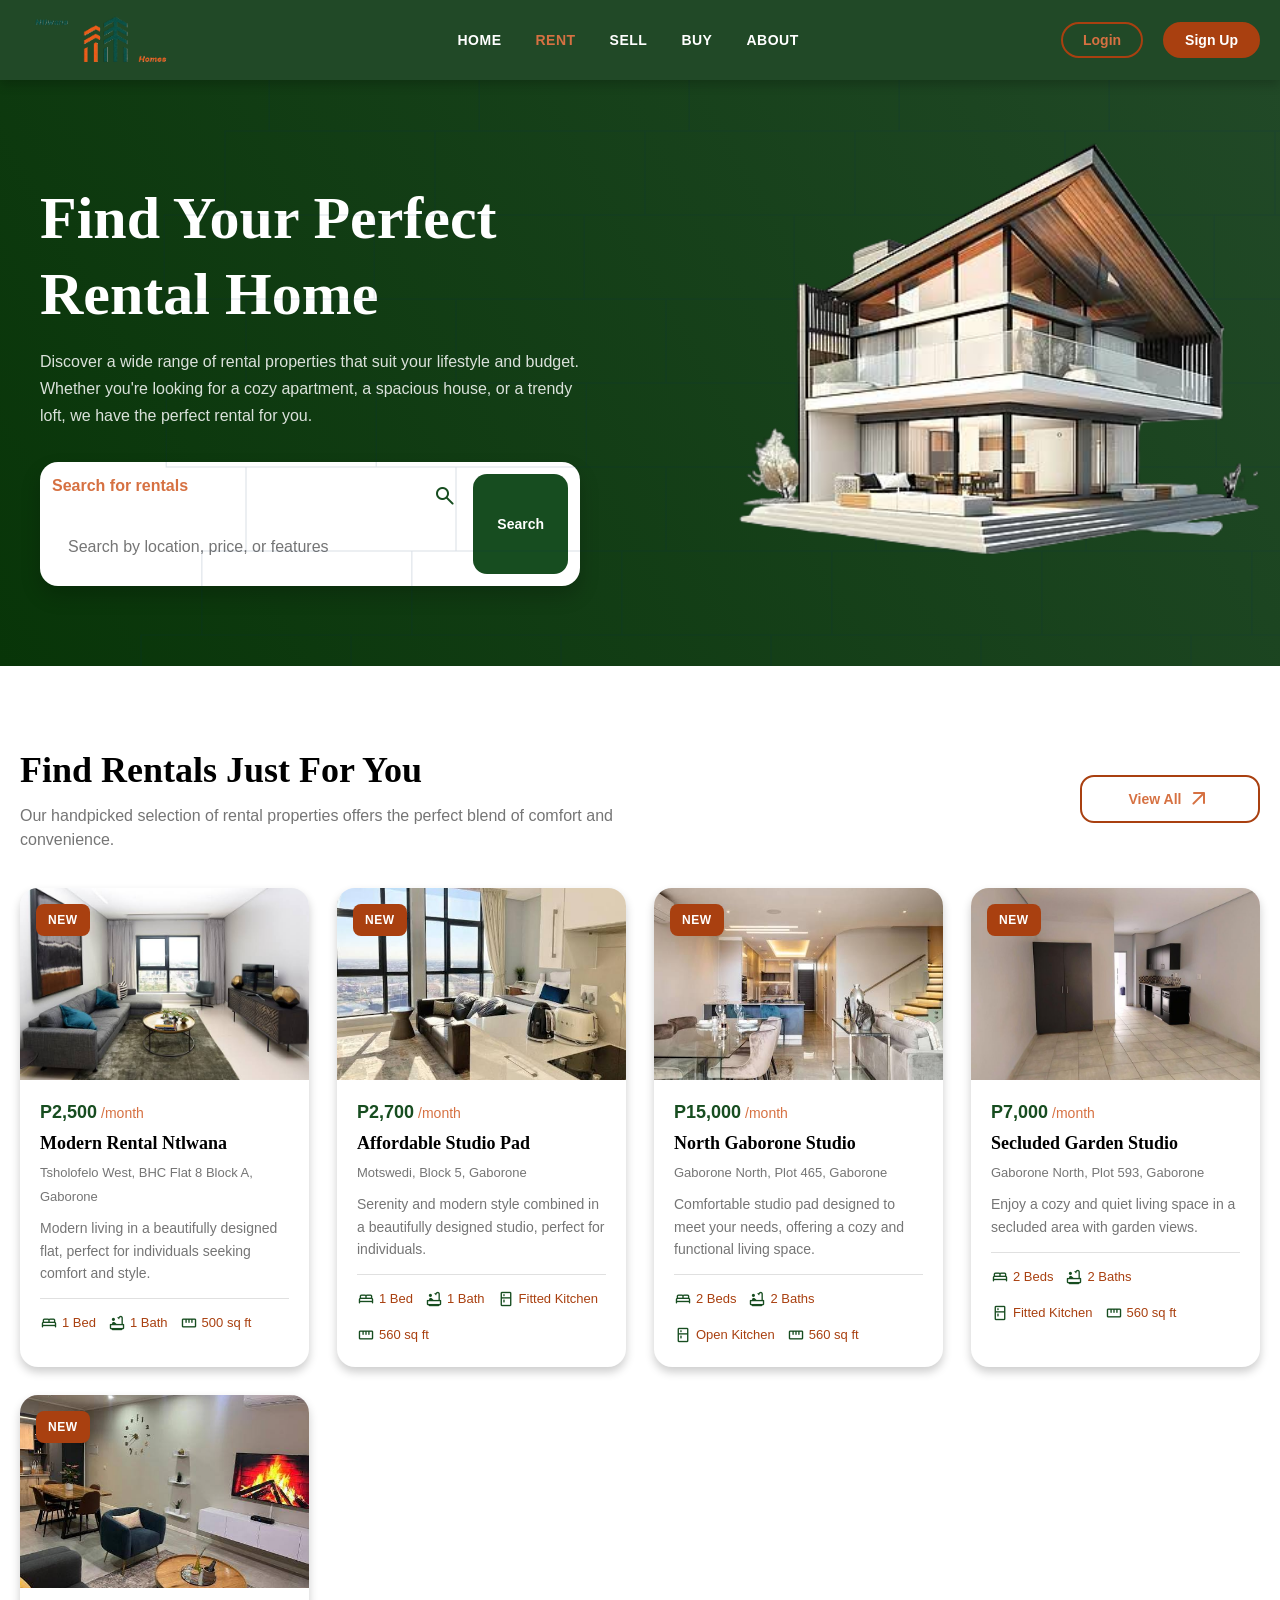
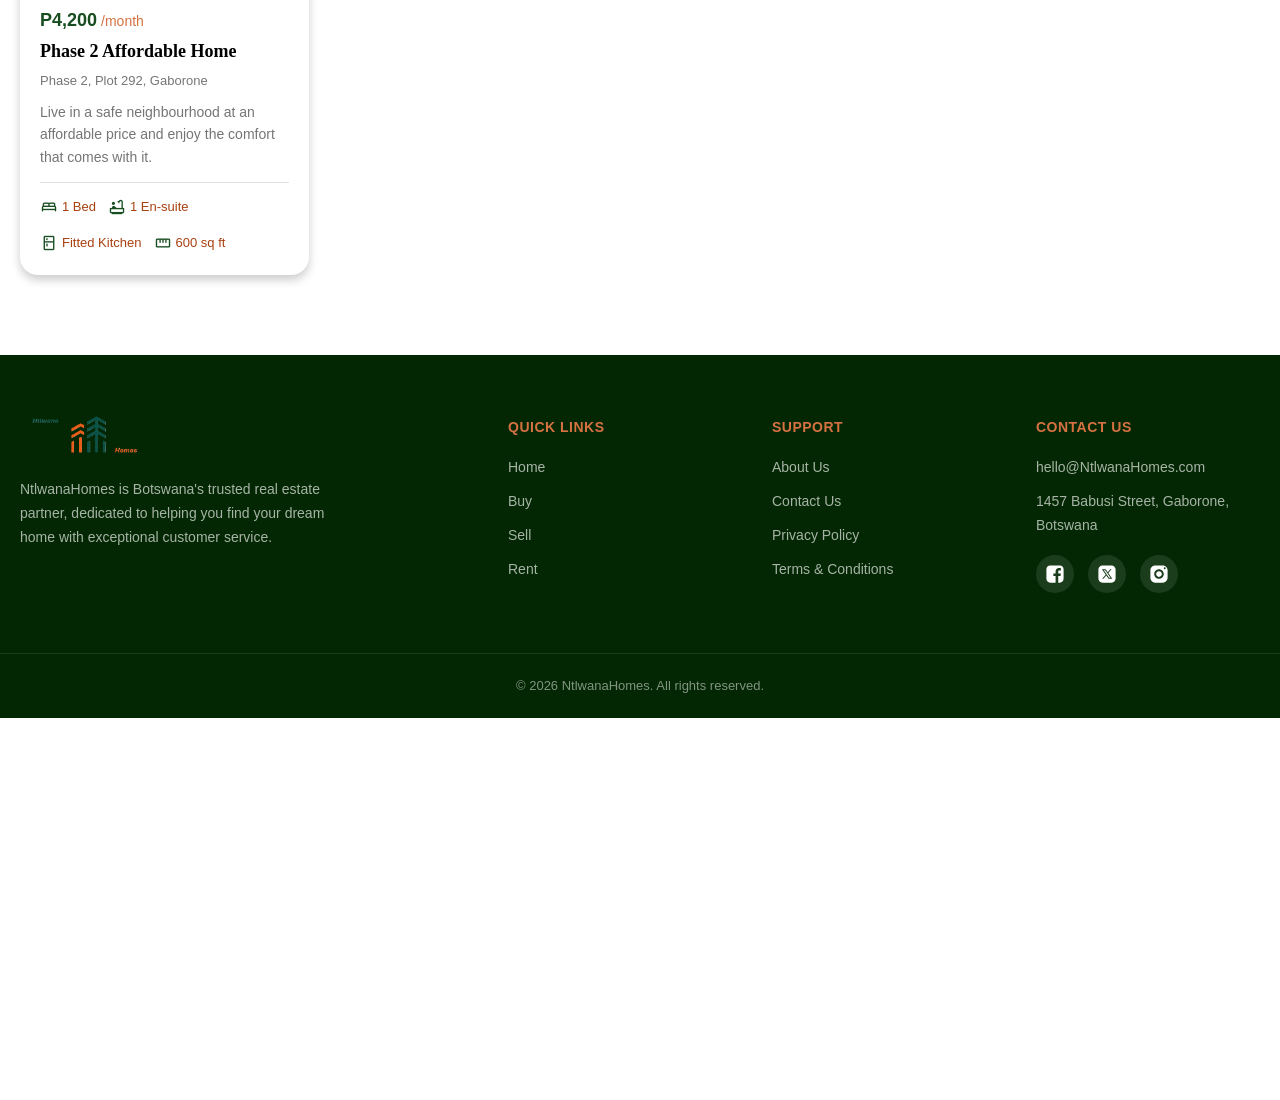
<file: rent.html>
<!DOCTYPE html>

<html lang="en">

<head>

<meta charset="UTF-8">

<meta name="viewport" content="width=device-width, initial-scale=1.0">

<title>Rent With Us</title>
<!--external css-->
<link rel ="stylesheet" href="styles.css">
<!--external javascript-->  
<script src="script.js" defer></script>

<!-- Google Fonts -->
<link rel="preconnect" href="https://fonts.googleapis.com">
<link rel="preconnect" href="https://fonts.gstatic.com" crossorigin>
<link href="https://fonts.googleapis.com/css2?family=Inter:wght@400;500;600;700&display=swap" rel="stylesheet">

<!-- Google Icons -->
<link rel="stylesheet" href="https://fonts.googleapis.com/icon?family=Material+Symbols+Rounded:opsz,wght,FILL,GRAD@25,400,0..1,0"/>
</head>
<body> 


    <header class="header" data-header>
     <nav class="navbar" aria-label="Main navigation">
      <a href="index.html" class="logo" aria-label="NtlwanaHomes home">
                <img src="images/ntlwanaHomes logo.png" height="70" width="200" alt="NtlwanaHomes logo">
            </a> 
         
          <ul class="navbar-list" role="list">
            <li><a href="index.html" style="text-decoration: none;" >Home</a></li>
            <li><a href="rent.html" style="text-decoration: none;" >Rent</a></li>
            <li><a href="sell.html" style="text-decoration: none;" >Sell</a></li>
            <li><a href="buy.html" style="text-decoration: none;" >Buy</a></li>
            <li><a href="about.html" style="text-decoration: none;" >About</a></li>
          </ul>

          <div class="nav-right">

           <button class="L-button" ><a href="#" style="text-decoration: none;" >Login</a></button>

            <button class="s-button"><a href="#" style="text-decoration: none;" >Sign Up</a></button>
          </div>
          <button class="nav-toggle" aria-label=" Toggle menu" aria-expanded="false" aria-controls="mobile-nav">
            <span></span><span></span><span></span>
          </button>

        </nav>
           
     </header>

      <!-- Mobile Nav -->
       <nav class="mobile-nav" id="mobile-nav" aria-label="Mobile navigation">
         <a href="index.html">Home</a>
         <a href="rent.html">Rent</a>
         <a href="sell.html">Sell</a>
         <a href="buy.html">Buy</a>
         <a href="about.html">About</a>
         <div class="mobile-nav-btns">
           <button class="L-button"><a href="#">Login</a></button>
           <button class="s-button"><a href="#">Sign Up</a></button>
         </div>
       </nav>






  <main>   
  <!-- Hero section -->
    <section class="hero" aria-label="Rental hero">
        <div class="hero-container">
          <div class="hero-content">

            <h1 class="hero-title">Find Your Perfect Rental Home
            </h1>
            <p class="hero-text">Discover a wide range of rental properties that suit your lifestyle and budget.
               Whether you're looking for a cozy apartment, a spacious house, or a trendy loft, we have the perfect rental for you.
              </p>

            <form action="./" method="get" class="search-bar" role="search" aria-label="Rental search">
                <label for="" class="search-item" style=" color: rgb(214, 113, 66); font-weight: 600;" >
                  <span>Search for rentals</span>

                <input 
                 type="text"
                 id="rent-search"               
                 name="search"
                 class="search-item-field body-medium" 
                 placeholder="Search by location, price, or features"
                 style="cursor: text;"/>

                 <span class="material-symbols-rounded" aria-hidden="true">search</span>
                </label>    


              <button type="submit" class="search-btn" >
                  
                  <span class="label-medium">Search</span>
                </button>
              </form>
          </div>
           <img src="images/bg-pattern.png" alt="" class="hero-pattern" width="1240" height="840" role="presentation" >
           <img src="images/rent-background.png" alt="" class="hero-banner" width="560" height="459"  role="presentation">
        </div>    

    </section>

    <!--Rental Listings -->
    <section  aria-labelledby="rentals-heading">
      <div class="property-container">
       
              <div class="title-wrapper">
                <div>
                  <h2 class="section-title" id="rentals-heading">Find Rentals Just For You</h2>
                  <p class="section-text">
                    Our handpicked selection of rental properties offers the perfect blend of comfort and convenience.
                  </p>
                </div>
                <a href="#" class="btn-outline">
                  <span>View All</span>
                  <span class="material-symbols-rounded" aria-hidden="true">arrow_outward</span>
                </a>
              </div>
       
              <div class="property-list">
       
                <!-- Rental 1 -->
                <article class="crd">
                  <div class="crd-banner">
                    <figure class="img-holder">
                      <img src="images/rental1.jpg" alt="Modern Rental — 1-bed flat in Gaborone" class="img-cover" width="587" height="400" loading="lazy">
                    </figure>

                     <span class="badge-label">New</span>
                                  <button class="fav-btn" aria-label="Add Modern Rental Ntlwana to favourites">
                                    <span class="material-symbols-rounded" aria-hidden="true">favorite</span>
                                  </button>
                                </div>
                                <div class="crd-content">
                                  <span class="price-title">P2,500 <span class="rent-text">/month</span></span>
                                  <h3><a href="#" class="crd-title">Modern Rental Ntlwana</a></h3>
                                  <address class="add-text">Tsholofelo West, BHC Flat 8 Block A, Gaborone</address>
                                  <p class="crd-text">Modern living in a beautifully designed flat, perfect for individuals seeking comfort and style.</p>
                                  <div class="meta-list">
                                    <div class="meta-item">
                                      <span class="material-symbols-rounded" aria-hidden="true">bed</span>
                                      <span class="meta-text">1 Bed</span>
                                    </div>
                                    <div class="meta-item">
                                      <span class="material-symbols-rounded" aria-hidden="true">bathtub</span>
                                      <span class="meta-text">1 Bath</span>
                                    </div>
                                    <div class="meta-item">
                                      <span class="material-symbols-rounded" aria-hidden="true">straighten</span>
                                      <span class="meta-text">500 sq ft</span>
                                    </div>
                                  </div>
                                </div>
                </article>

                <!-- Rental 2 -->
                <article class="crd">
                  <div class="crd-banner">
                    <figure class="img-holder">
                     <img src="images/rental2.jpg" alt="Affordable Studio Pad — Block 5, Gaborone" class="img-cover" width="587" height="400" loading="lazy">
                                   </figure>
                                   <span class="badge-label">New</span>
                                   <button class="fav-btn" aria-label="Add Affordable Studio Pad to favourites">
                                     <span class="material-symbols-rounded" aria-hidden="true">favorite</span>
                                   </button>
                                 </div>
                                 <div class="crd-content">
                                   <span class="price-title">P2,700 <span class="rent-text">/month</span></span>
                                   <h3><a href="#" class="crd-title">Affordable Studio Pad</a></h3>
                                   <address class="add-text">Motswedi, Block 5, Gaborone</address>
                                   <p class="crd-text">Serenity and modern style combined in a beautifully designed studio, perfect for individuals.</p>
                                   <div class="meta-list">
                                     <div class="meta-item">
                                       <span class="material-symbols-rounded" aria-hidden="true">bed</span>
                                       <span class="meta-text">1 Bed</span>
                                     </div>
                                     <div class="meta-item">
                                       <span class="material-symbols-rounded" aria-hidden="true">bathtub</span>
                                       <span class="meta-text">1 Bath</span>
                                     </div>
                                     <div class="meta-item">
                                       <span class="material-symbols-rounded" aria-hidden="true">kitchen</span>
                                       <span class="meta-text">Fitted Kitchen</span>
                                     </div>
                                      <div class="meta-item">
                                                        <span class="material-symbols-rounded" aria-hidden="true">straighten</span>
                                                        <span class="meta-text">560 sq ft</span>
                                                      </div>
                                                    </div>
                                                  </div>
                                                </article>
                                       
                                                <!-- Rental 3 -->
                                                <article class="crd">
                                                  <div class="crd-banner">
                                                    <figure class="img-holder">
                                                      <img src="images/studio-pad4.jpg" alt="North Gaborone Studio — 2-bed unit" class="img-cover" width="587" height="400" loading="lazy">
                                                    </figure>
                                                    <span class="badge-label">New</span>
                                                    <button class="fav-btn" aria-label="Add North Gaborone Studio to favourites">
                                                      <span class="material-symbols-rounded" aria-hidden="true">favorite</span>
                                                    </button>
                                                  </div>
                                                  <div class="crd-content">
                                                    <span class="price-title">P15,000 <span class="rent-text">/month</span></span>
                                                    <h3><a href="#" class="crd-title">North Gaborone Studio</a></h3>
                                                    <address class="add-text">Gaborone North, Plot 465, Gaborone</address>
                                                    <p class="crd-text">Comfortable studio pad designed to meet your needs, offering a cozy and functional living space.</p>
                                                    <div class="meta-list">
                                                    <div class="meta-item">
                                                                      <span class="material-symbols-rounded" aria-hidden="true">bed</span>
                                                                      <span class="meta-text">2 Beds</span>
                                                                    </div>
                                                                    <div class="meta-item">
                                                                      <span class="material-symbols-rounded" aria-hidden="true">bathtub</span>
                                                                      <span class="meta-text">2 Baths</span>
                                                                    </div>
                                                                    <div class="meta-item">
                                                                      <span class="material-symbols-rounded" aria-hidden="true">kitchen</span>
                                                                      <span class="meta-text">Open Kitchen</span>
                                                                    </div>
                                                                    <div class="meta-item">
                                                                      <span class="material-symbols-rounded" aria-hidden="true">straighten</span>
                                                                      <span class="meta-text">560 sq ft</span>
                                                                    </div>
                                                                  </div>
                                                                </div>
                                                              </article>
                                                     
                                                              <!-- Rental 4 -->
                                                              <article class="crd">
                                                                <div class="crd-banner">
                                                                  <figure class="img-holder">
                                                                    <img src="images/rental11.jpg" alt="Secluded Studio — Plot 593, Gaborone" class="img-cover" width="587" height="400" loading="lazy">
                                                                  </figure>
                                                                   <span class="badge-label">New</span>
                                                                                 <button class="fav-btn" aria-label="Add Secluded Studio to favourites">
                                                                                   <span class="material-symbols-rounded" aria-hidden="true">favorite</span>
                                                                                 </button>
                                                                               </div>
                                                                               <div class="crd-content">
                                                                                 <span class="price-title">P7,000 <span class="rent-text">/month</span></span>
                                                                                 <h3><a href="#" class="crd-title">Secluded Garden Studio</a></h3>
                                                                                 <address class="add-text">Gaborone North, Plot 593, Gaborone</address>
                                                                                 <p class="crd-text">Enjoy a cozy and quiet living space in a secluded area with garden views.</p>
                                                                                 <div class="meta-list">
                                                                                   <div class="meta-item">
                                                                                     <span class="material-symbols-rounded" aria-hidden="true">bed</span>
                                                                                     <span class="meta-text">2 Beds</span>
                                                                                   </div>
                                                                                   <div class="meta-item">
                                                                                     <span class="material-symbols-rounded" aria-hidden="true">bathtub</span>
                                                                                     <span class="meta-text">2 Baths</span>
                                                                                   </div>
                                                                                   <div class="meta-item">
                                                                                     <span class="material-symbols-rounded" aria-hidden="true">kitchen</span>
                                                                                     <span class="meta-text">Fitted Kitchen</span>
                                                                                   </div>
                                                                                   <div class="meta-item">
                                                                                     <span class="material-symbols-rounded" aria-hidden="true">straighten</span>
                                                                                <span class="meta-text">560 sq ft</span>
                                                                                               </div>
                                                                                             </div>
                                                                                           </div>
                                                                                         </article>
                                                                                
                                                                                         <!-- Rental 5 -->
                                                                                         <article class="crd">
                                                                                           <div class="crd-banner">
                                                                                             <figure class="img-holder">
                                                                                               <img src="images/rental7.jpg" alt="Phase 2 Family Home — 1-bed, Gaborone" class="img-cover" width="587" height="400" loading="lazy">
                                                                                             </figure>
                                                                                             <span class="badge-label">New</span>
                                                                                             <button class="fav-btn" aria-label="Add Phase 2 Affordable Home to favourites">
                                                                                               <span class="material-symbols-rounded" aria-hidden="true">favorite</span>
                                                                                             </button>
                                                                                           </div>
                                                                                           <div class="crd-content">
                                                                                             <span class="price-title">P4,200 <span class="rent-text">/month</span></span>
                       <h3><a href="#" class="crd-title">Phase 2 Affordable Home</a></h3>
                   <address class="add-text">Phase 2, Plot 292, Gaborone</address>
                <p class="crd-text">Live in a safe neighbourhood at an affordable price and enjoy the comfort that comes with it.</p>
             <div class="meta-list">

<div class="meta-item">
                  <span class="material-symbols-rounded" aria-hidden="true">bed</span>
                  <span class="meta-text">1 Bed</span>
                </div>
                <div class="meta-item">
                  <span class="material-symbols-rounded" aria-hidden="true">bathtub</span>
                  <span class="meta-text">1 En-suite</span>
                </div>
                <div class="meta-item">
                  <span class="material-symbols-rounded" aria-hidden="true">kitchen</span>
                  <span class="meta-text">Fitted Kitchen</span>
                </div>
                <div class="meta-item">
                  <span class="material-symbols-rounded" aria-hidden="true">straighten</span>
                  <span class="meta-text">600 sq ft</span>
                </div>
              </div>
            </div>
          </article>
 
        </div>
      </div>
    </section>  

  </main>

    <!--Footer-->
<footer class="footer">
    <div class="footer-upper">
      <div class="container">
        <div class="footer-branding">
          <a href="index.html" aria-label="NtlwanaHomes home">
            <img src="./images/ntlwanaHomes logo.png" width="160" height="40" alt="NtlwanaHomes logo">
          </a>
          <p class="footer-text">
            NtlwanaHomes is Botswana's trusted real estate partner, dedicated to helping you find your dream home with exceptional customer service.
          </p>
        </div>
        <nav class="footer-nav" aria-labelledby="footer-nav-1">
          <p class="footer-list-title" id="footer-nav-1">Quick Links</p>
          <ul class="footer-list">
            <li><a href="index.html" class="footer-link">Home</a></li>
            <li><a href="buy.html"   class="footer-link">Buy</a></li>
            <li><a href="sell.html"  class="footer-link">Sell</a></li>
            <li><a href="rent.html"  class="footer-link">Rent</a></li>
          </ul>
        </nav>
        <nav class="footer-nav" aria-labelledby="footer-nav-2">
          <p class="footer-list-title" id="footer-nav-2">Support</p>
          <ul class="footer-list">
            <li><a href="about.html" class="footer-link">About Us</a></li>
            <li><a href="#"          class="footer-link">Contact Us</a></li>
            <li><a href="#"          class="footer-link">Privacy Policy</a></li>
            <li><a href="#"          class="footer-link">Terms &amp; Conditions</a></li>
          </ul>
        </nav>
        <div class="footer-nav" aria-labelledby="footer-nav-3">
          <p class="footer-list-title" id="footer-nav-3">Contact Us</p>
          <ul class="footer-list">
            <li><a href="mailto:hello@ntlwanahomes.com" class="footer-link">hello@NtlwanaHomes.com</a></li>
            <li><address class="footer-link">1457 Babusi Street, Gaborone, Botswana</address></li>
            <li>
              <ul class="social-list" aria-label="Social media">
                <li><a href="#" class="social-link" aria-label="Facebook"><img src="./images/facebook.svg" alt=""></a></li>
                <li><a href="#" class="social-link" aria-label="X / Twitter"><img src="./images/X.svg" alt=""></a></li>
                <li><a href="#" class="social-link" aria-label="Instagram"><img src="./images/instagram.svg" alt=""></a></li>
              </ul>
            </li>
          </ul>
        </div>
      </div>
    </div>
    <div class="footer-bottom">
      <div class="container">
        <p class="copyright">&copy; 2026 NtlwanaHomes. All rights reserved.</p>
      </div>
    </div>
  </footer>
 
  <script src="script.js" defer></script>







</body>
</html>
</file>
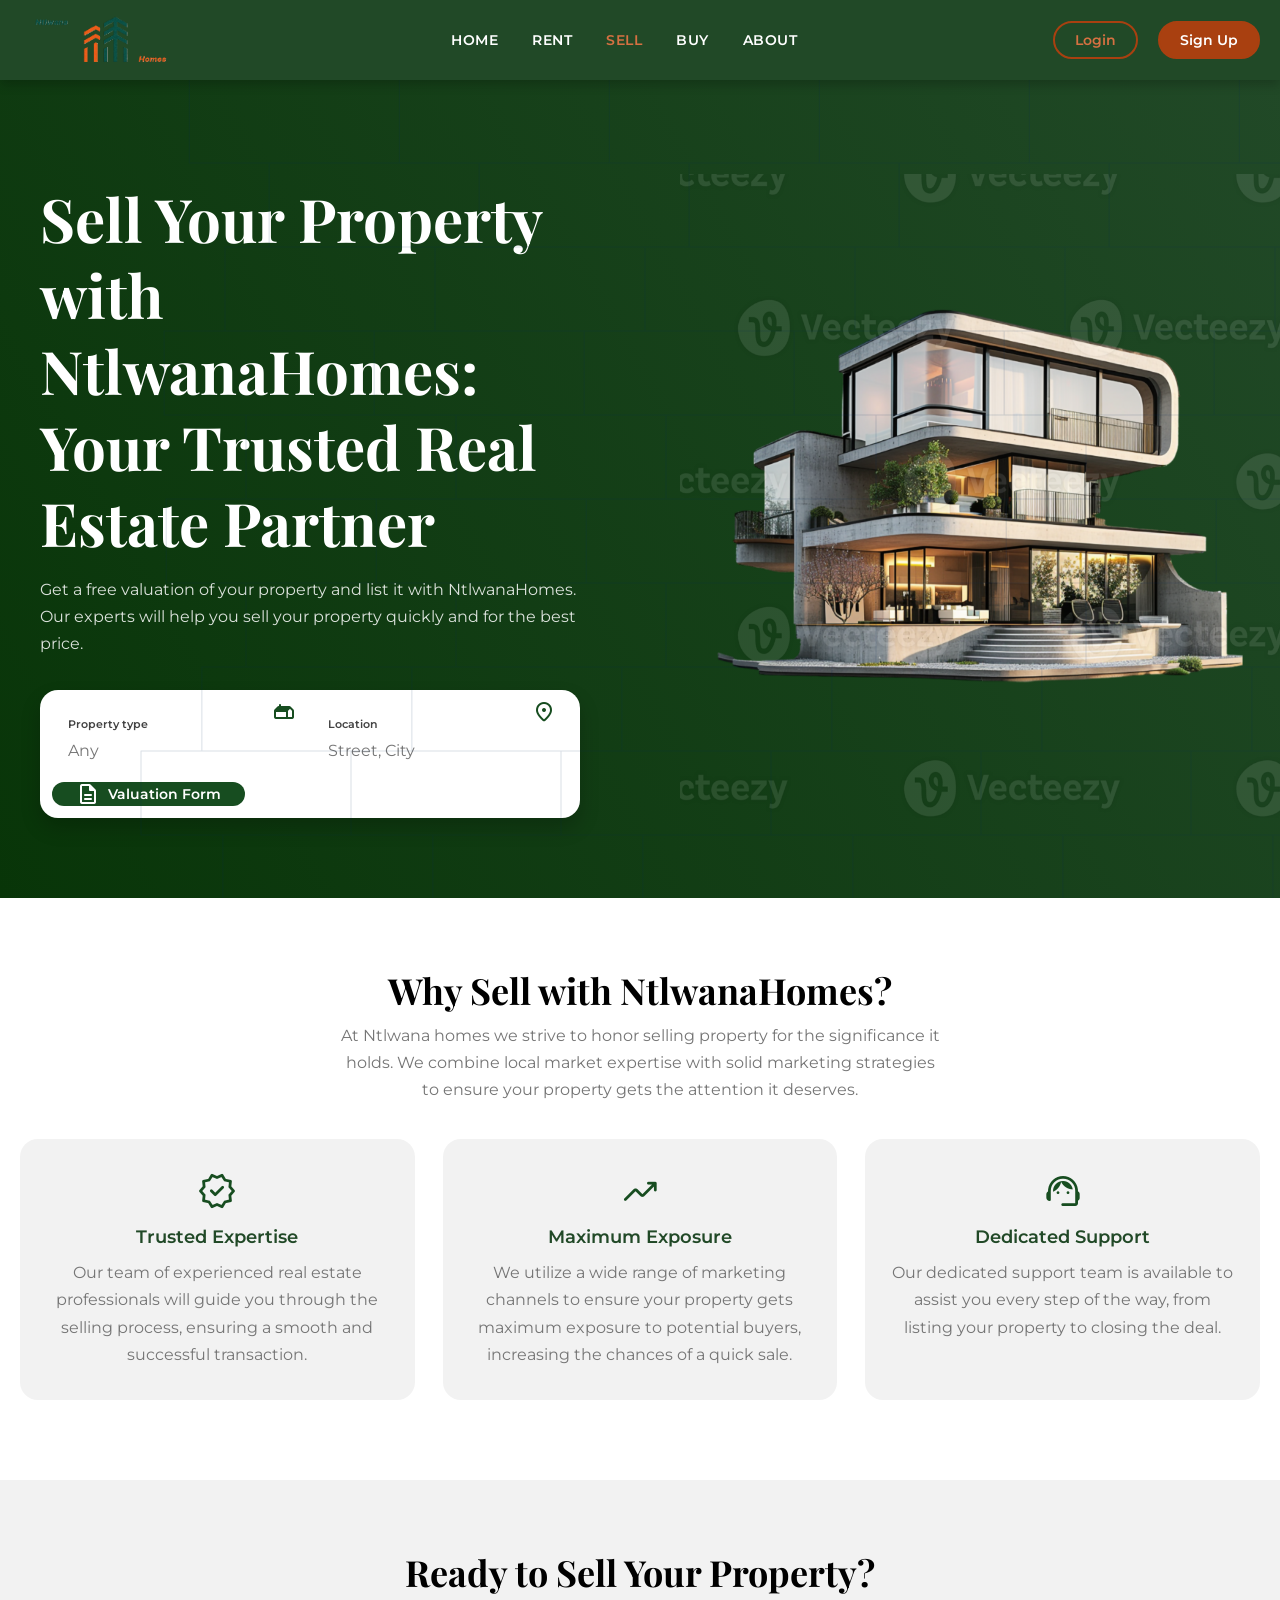
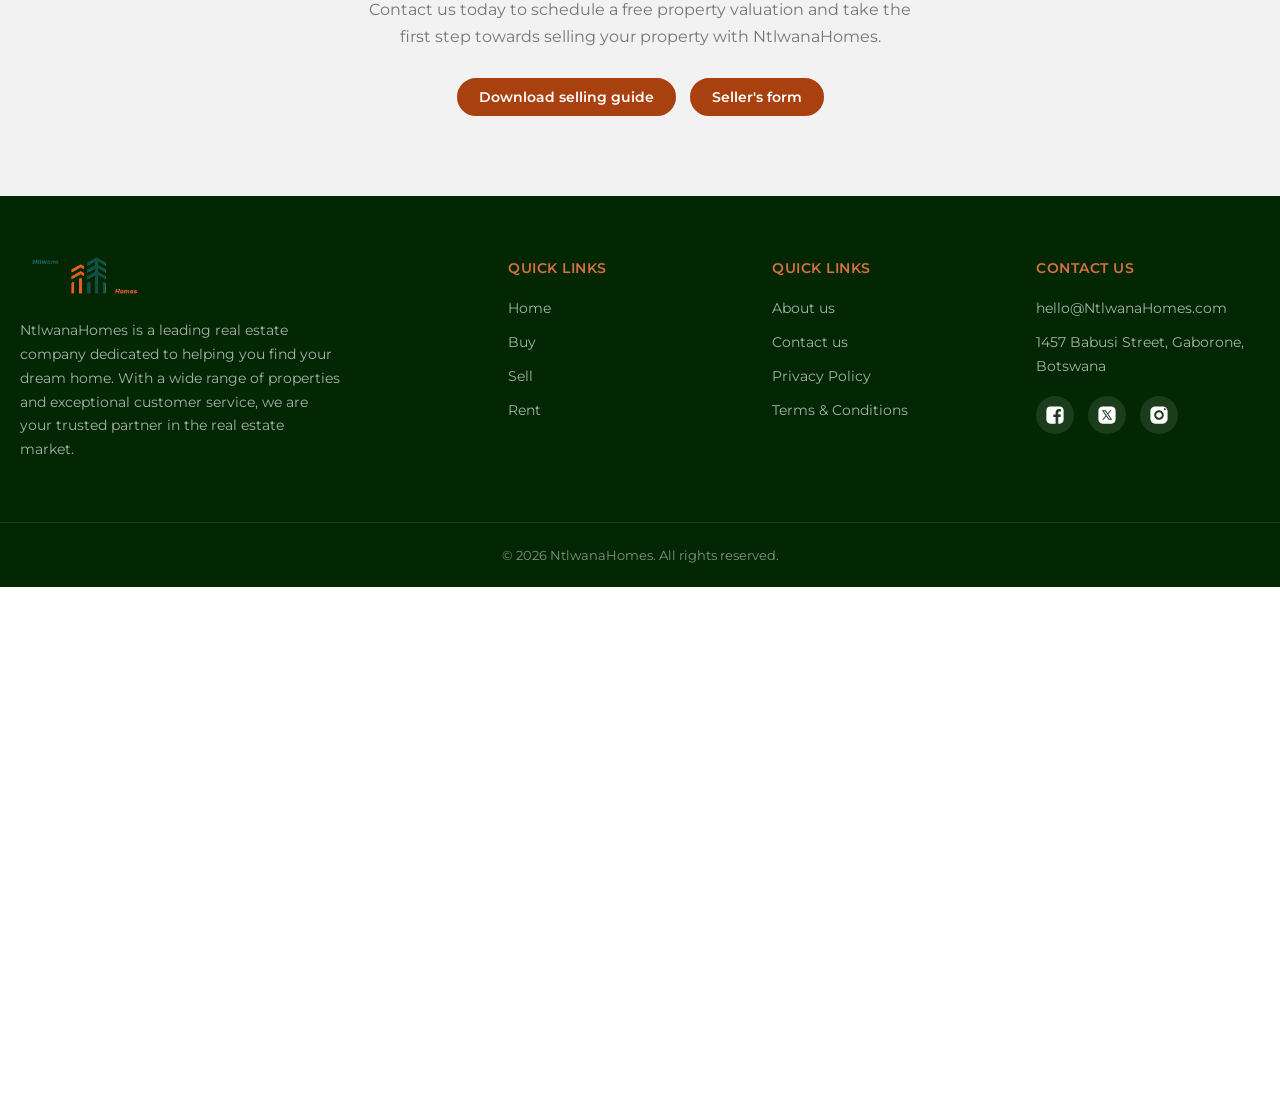
<file: sell.html>
<!DOCTYPE html>

<html lang="en">

<head>

<meta charset="UTF-8">

<meta name="viewport" content="width=device-width, initial-scale=1.0">

<title>Sell your property with NtlwanaHomes</title>
<meta name="description" content="Sell your property with NtlwanaHomes, your trusted real estate partner. Get a free valuation and list your property for a quick sale at the best price.">

<!--external css-->
<link rel ="stylesheet" href="styles.css">
<!--external javascript-->  
<script src="script.js" defer></script>

<!-- Google Fonts -->
 <link rel="preconnect" href="https://fonts.googleapis.com">
  <link rel="preconnect" href="https://fonts.gstatic.com" crossorigin>
  <link href="https://fonts.googleapis.com/css2?family=Playfair+Display:wght@600;700&family=Montserrat:wght@400;500;600;700&display=swap" rel="stylesheet">



<!-- Google Icons -->
<link rel="stylesheet" href="https://fonts.googleapis.com/icon?family=Material+Symbols+Rounded:opsz,wght,FILL,GRAD@25,400,0..1,0"/>
</head>
<body> 


    <header class="header" data-header>
        <nav class="navbar" aria-label="Main navigation">
            <a href="index.html" class="logo" aria-label="NtlwanaHomes logo">
                <img src="images/ntlwanaHomes logo.png" height="70" width="200" alt="NtlwanaHomes logo">
            </a> 
        
          <ul class="navbar-list">
            <li><a href="index.html" style="text-decoration: none;" >Home</a></li>
            <li><a href="rent.html" style="text-decoration: none;" >Rent</a></li>
            <li><a href="sell.html" style="text-decoration: none;" >Sell</a></li>
            <li><a href="buy.html" style="text-decoration: none;" >Buy</a></li>
            <li><a href="about.html" style="text-decoration: none;" >About</a></li>
          </ul>

          <div class="nav-right">

           <button class="L-button" ><a href="#" style="text-decoration: none;">Login</a></button>

            <button class="s-button"><a href="#" style="text-decoration: none;">Sign Up</a></button>
          </div> 
           <button class="nav-toggle" aria-label="Toggle menu" aria-expanded="false" aria-controls="mobile-nav">
                  <span></span><span></span><span></span>
                </button>
           </nav>
           </div>
     </header>
     

      <!-- Mobile Nav -->
       <nav class="mobile-nav" id="mobile-nav" aria-label="Mobile navigation">
         <a href="index.html">Home</a>
         <a href="rent.html">Rent</a>
         <a href="sell.html">Sell</a>
         <a href="buy.html">Buy</a>
         <a href="about.html">About</a>
         <div class="mobile-nav-btns">
           <button class="L-button"><a href="#">Login</a></button>
           <button class="s-button"><a href="#">Sign Up</a></button>
         </div>
       </nav>
     




          
           <main>
    

     
     <!-- Hero -->

      <section class="hero" aria-label="Sell hero">
          <div class="hero-container">
            <div class="hero-content">

              <h1 class="hero-title">
                Sell Your Property with NtlwanaHomes: Your Trusted Real Estate Partner
              </h1>

              <p class="hero-text">
                Get a free valuation of your property and list it with NtlwanaHomes. Our experts will help you sell your property quickly and for the best price.
              </p>

              <form action="./" method="get" class="search-bar" role="search" aria-label="Property search valuation search ">              
                <label for="" class="search-item">
                  <span class="label">Property type</span>
                  <select
                    name="property type"
                    id="sell-property-type"
                    class="search-item-field "
                  >
                    <option value="any">Any</option>
                    <option value="houses">Houses</option>
                    <option value="apartments">Apartments</option>
                    <option value="villa">Villa</option>
                    <option value="townhome">Townhome</option>
                    <option value="bungalow">Office Space</option>
                    <option value="loft">Loft</option>
                  </select>

                  <span class="material-symbols-rounded" aria-hidden="true"
                    >gite</span
                  >
                </label>

                <label for="" class="search-item">
                  <span class="label label-medium">Location</span>

                  <input
                    type="text"
                    name="location"
                    id="sell-location"
                    placeholder="Street, City"
                    class="search-item-field "
                  />
                  <span class="material-symbols-rounded" aria-hidden="true"
                    >location_on</span
                  >
                </label>

                <button type="submit" class="search-btn"> <span class="material-symbols-rounded" aria-hidden="true"
                  >description</span>
                
                 <span class="label-medium">Valuation Form</span>
                </button>

              </form>
            </div>

            <img src="images/hero-background.png" alt="" class="hero-banner" width="816" height="644" role="presentation" >

            <img src="images/bg-pattern.png" alt="" class="hero-pattern" width="1240" height="840" role="presentation" >

            </div>
      </section>


    <!--Why Sell with NtlwanaHomes?-->

      <section  aria-labelledby="why-sell-heading">
        <div class="feature-container">
          <h2 class="features-title" id="why-sell-heading">Why Sell with NtlwanaHomes?</h2>
          <p class="feature-text" style="max-width: 600px;">At Ntlwana homes we strive to honor selling property for the significance it holds. We combine 
            local market expertise with solid marketing strategies to ensure your property gets the attention it deserves.
          </p>

          <ul class="features-list" role="list">

            <li class="feature-item">
              <span class="material-symbols-rounded" aria-hidden="true">verified</span>
              <h3 class="feature-title">Trusted Expertise</h3>
              <p class="feature-text">
                Our team of experienced real estate professionals will guide you through the selling process, ensuring a smooth and successful transaction.
              </p>
            </li>

            <li class="feature-item">
              <span class="material-symbols-rounded" aria-hidden="true"
                >trending_up</span
              >
              <h3 class="feature-title">Maximum Exposure</h3>
              <p class="feature-text">
                We utilize a wide range of marketing channels to ensure your property gets maximum exposure to potential buyers, increasing the chances of a quick sale.
              </p>
            </li>

            <li class="feature-item">
              <span class="material-symbols-rounded" aria-hidden="true"
                >support_agent</span
              >
              <h3 class="feature-title">Dedicated Support</h3>
              <p class="feature-text">
                Our dedicated support team is available to assist you every step of the way, from listing your property to closing the deal.
              </p>
            </li>
            </ul>
            </div>
      </section>


      <section class="cta-section" aria-labelledby="cta-heading">
          <h2 class="features-title" id="cta-heading">Ready to Sell Your Property?</h2>

          <p class="feature-text">
            Contact us today to schedule a free property valuation and take the first step towards selling your property with NtlwanaHomes.
          </p>
          <div class="cta-buttons">
          <button class="s-button"><a href="#" style="text-decoration: none;" class="btn btn-fill label-medium">Download selling guide</a></button>

          <button class="s-button"><a href="#" style="text-decoration: none;" class="btn btn-fill label-medium">Seller's form</a></button>
          </div>
      </section>
      
    </main>

    <!--Footer-->

      <footer class="footer">
      <div class="footer-upper">
        <div class="container">
          <div class="footer-branding">
            <a href="index.html" aria-label="NtlwanaHomes home">
              <img
                src="./images/ntlwanaHomes logo.png"
                width="190"
                height="28"
                alt="NtlwanaHomes logo"/>
            </a>
            <p class="footer-text">
              NtlwanaHomes is a leading real estate company dedicated to helping
              you find your dream home. With a wide range of properties and
              exceptional customer service, we are your trusted partner in the
              real estate market.
            </p>
          </div>
          <nav class="footer-nav" aria-labelledby="footer-nav-1">
            <p class="footer-list-title" id="footer-nav-1">
              Quick Links
            </p>

            <ul class="footer-list">
              <li>
                <a href="index.html" class="footer-link">Home</a>
              </li>
              <li>
                <a href="buy.html" class="footer-link">Buy</a>
              </li>
              <li>
                <a href="sell.html" class="footer-link">Sell</a>
              </li>
              <li>
                <a href="rent.html" class="footer-link">Rent</a>
              </li>
            </ul>
          </nav>

          <nav class="footer-nav" aria-labelledby="footer-nav-2">
            <p class="footer-list-title" id="footer-nav-2">
              Quick Links
            </p>

            <ul class="footer-list">
              <li>
                <a href="about.html" class="footer-link">About us</a>
              </li>
              <li>
                <a class="footer-link">Contact us</a>
              </li>
              <li>
                <a class="footer-link">Privacy Policy</a>
              </li>
              <li>
                <a class="footer-link">Terms & Conditions</a>
              </li>
            </ul>
          </nav>
           <div class="footer-nav" aria-labelledby="footer-nav-3">
          <p class="footer-list-title" id="footer-nav-3">Contact Us</p>
          <ul class="footer-list">
            <li><a href="mailto:hello@ntlwanahomes.com" class="footer-link">hello@NtlwanaHomes.com</a></li>
            <li><address class="footer-link">1457 Babusi Street, Gaborone, Botswana</address></li>
            <li>
              <ul class="social-list" aria-label="Social media">
                <li><a href="#" class="social-link" aria-label="Facebook"><img src="./images/facebook.svg" alt=""></a></li>
                <li><a href="#" class="social-link" aria-label="X / Twitter"><img src="./images/X.svg" alt=""></a></li>
                <li><a href="#" class="social-link" aria-label="Instagram"><img src="./images/instagram.svg" alt=""></a></li>
              </ul>
            </li>
          </ul>
        </div>
      </div>
    </div>
      <div class="footer-bottom">
        <div class="container">
          <p class="copyright body-medium">&copy; 2026 NtlwanaHomes. All rights reserved.</p>
        </div>
      </div>
    </footer>
    
</body>
</html>
</file>
<file: styles.css>
:root{
    /* colors
    */
    --white:#ffffff;
    --primary-100:rgb(33, 73, 39);
    --primary-90:rgb(23, 77, 32);
    --primary-80:rgb(8, 53, 8);
    --primary-70:rgb(5, 54, 5);
    --primary-60:rgb(2, 39, 2);
    --primary-50:rgb(1, 26, 1);
    --secondary-100:rgb(169, 64, 16);
    --secondary-90:rgb(214, 113, 66);
    --neutral-100:rgb(255, 255, 255);
    --neutral-90:rgb(242, 242, 242);
    --neutral-80:rgb(224, 224, 224);
    --neutral-70:rgb(189, 189, 189);
    --neutral-60:rgb(158, 158, 158);
    --neutral-50:rgb(117, 117, 117);
    --neutral-40:rgb(97, 97, 97);
    --neutral-30:rgb(66, 66, 66);
    --neutral-20:rgb(33, 33, 33);
    --neutral-10:rgb(0, 0, 0);
    --error-100:rgb(183, 28, 28);

    /*gradient
    */
    --gradient-primary: linear-gradient(240deg, rgb(33, 73, 39) 0%, rgb(8, 53, 8) 100%);

    /* typography
    */
    /*font-family*/
   --font-primary: 'Montserrat', sans-serif;
   --font-display: 'Playfair Display', serif;

    /*font size
    */
    --fs-base:62.5%;
    --fs-headline-large:3.5rem;
    --fs-headline-medium:2.8rem;
    --fs-headline-small:2.1rem;
    --fs-title-large:1.8rem;
    --fs-title-medium:1.4rem;
    --fs-title-small:1.2rem;
    --fs-body-large:1.8rem;
    --fs-body-medium:1.6rem;
    --fs-label-large:1.6rem;
    --fs-label-medium:1.4rem;
    --fs-1:0.875rem;
    --fs-2:1.875rem;

    /*line height
    */
    --lh-headline-large:46px;
    --lh-headline-medium:36px;
    --lh-headline-small:28px;
    --lh-title-large:28px;
    --lh-title-medium:24px;
    --lh-title-small:20px;
    --lh-body-large:28px;
    --lh-body-medium:24px;
    --lh-label-large:24px;
    --lh-label-medium:20px;

    /*font weight
    */
    --fw-regular:400;
    --fw-bold:700;
    --fw-semibold:600;
    --fw-medium:500;

    /*letter spacing
    */
    --ls-p:0.25px;
    --ls-n:0.5px;

    /*border radius
    */
    --radius-full: 1000px;
    --radius-small: 8px;
    --radius-medium: 14px;
    --radius-large: 18px;
    --radius-extra-large: 34px;
    --radius-circle: 50%;
    --section-padding:100px;

    /*shadow
    */
    --shadow-1:0px 2px 4px 0px rgba(0, 0, 0, 0.2);
    --shadow-2:0px 5px 10px 0px rgba(0, 0, 0, 0.2);
    --shadow-3:0px 5px 10px 0px rgba(0, 0, 0, 0.3);
    --shadow-4:0px 10px 20px 0px rgba(0, 0, 0, 0.2);
    --shadow-5:0 5px 20px 0 hsla(219,56%,21%,0.1);
    

    /*transition
    */
    --transtion-quick: 200ms cubic-bezier(0.4, 0, 0.2, 1);
    --transition-smooth: 400ms cubic-bezier(0.4, 0, 0.2, 1);
    --transition-duration-quick: 197ms;
    --transition-duration-smooth: 500ms;
    --transition-easing-quick: cubic-bezier(0.4, 0, 0.2, 1);
    --transition:0.25 ease;
    


/*Layout*/
 --header-height: 80px;
 --section-padding: 80px;
 --container-max: 1280px;

}
*, *::before, *::after{
    box-sizing: border-box;
    margin: 0;
    padding: 0;
}

li{
    list-style: none;

}

a,button,input,select,span{
 display: block;
}

img{
    display: block;
    max-width: 100%;
}

a{
    color: inherit;
    text-decoration: none;
    display: inline-block;
}

input, select{
border: none;
background: none;
font-family: inherit;
font-size: inherit;
color: inherit;
width: 100%;
outline: none;
}

button{cursor: pointer;
  color: inherit;
  border: none;
  background: none;
  font-family: inherit;
  font-size: inherit;
}
 
input, select{
width: 100%;
outline: none;
border: none;
background: none;
font-family: inherit;
font-size: inherit;
color: inherit;
}

address{
font-style: normal;
    }

select{
appearance: none;

    }

 html{
font-size: var(--fs-base);
font-family: var(--font-primary);
scroll-behavior: smooth;}

body{
    background-color: var(--neutral-100);
    color: var(--neutral-10);
    line-height: var(--lh-body-medium);
    font-size: var(--fs-body-medium);
    height: 300vh;
    padding-top: var(--header-height);
  }

::-webkit-scrollbar{
 width: 8px;
    }
 ::-webkit-scrollbar-track{
    background: var(--neutral-90);
    }
 ::-webkit-scrollbar-thumb{
    background: var(--neutral-50);
    border-radius: 4px;
    }

/*utilities
*/
.container {
  width: 100%;
  max-width: var(--container-max);
  margin-inline: auto;
  padding-inline: 20px;
}
 
.section {
  padding-block: var(--section-padding);
}
 
.section-title {
  font-family: var(--font-display);
  font-size: var(--fs-headline-medium);
  font-weight: var(--fw-bold);
  color: var(--neutral-10);
  line-height: var(--lh-headline-medium);
  margin-bottom: 10px;
}
 
.section-text {
  font-size: var(--fs-body-medium);
  color: var(--neutral-50);
  max-width: 600px;
}
 
.title-wrapper {
  display: flex;
  flex-wrap: wrap;
  align-items: center;
  justify-content: space-between;
  gap: 16px;
  margin-bottom: 36px;
}
 
.btn-outline {
  display: inline-flex;
  align-items: center;
  gap: 6px;
  padding: 10px 20px;
  border: 2px solid var(--secondary-100);
  border-radius: var(--radius-full);
  color: var(--secondary-100);
  font-size: var(--fs-title-medium);
  font-weight: var(--fw-semibold);
  transition: var(--transition-quick);
  white-space: nowrap;
}
 
.btn-outline:hover {
  background-color: var(--secondary-100);
  color: var(--white);
}


/*navigation
*/

header {
  position: fixed;
  top: 0;
  left: 0;
  width: 100%;
  height: var(--header-height);
  z-index: 100;
  background-color: var(--primary-100);
  box-shadow: var(--shadow-2);
  
}
 
.header.active {
  background-color: var(--primary-80);
  animation: slideIn 400ms ease forwards;
}

.header {
  transition: transform 350ms cubic-bezier(0.4, 0, 0.2, 1),
              background-color var(--transition-smooth);
}
.header.hidden {
  transform: translateY(-100%);
}
 
@keyframes slideIn {
  from { transform: translateY(-100%); }
  to   { transform: translateY(0); }
}

.navbar {
  display: flex;
  align-items: center;
  justify-content: space-between;
  height: var(--header-height);
  padding-inline: 20px;
  max-width: var(--container-max);
  margin-inline: auto;
}


.logo img {
  height: 50px;
  width: auto;
  display: block;
}

/*Desktop navigation*/






.navbar.active {
    visibility: visible;
    opacity: 1;
    scale: 1;
     transform: translateX(310px);
        transition: 0.25s ease-out;
}

.navbar-list{
    display: none;
    gap: 34px;
    align-items: center;

}

.navbar-list a{
    text-transform: uppercase;
    position: relative;
    letter-spacing: 0.5px;
    color: var(--neutral-100);
    font-size: var(--fs-title-medium);
    font-weight: var(--fw-semibold);
    transition: var(--transition-duration-quick) var(--transition-easing-quick);
}

.navbar-list a:hover{
    color: var(--secondary-90);
}
.navbar-list a:hover::after{
  width: 100%;
}

.navbar-list a.active{
    color: var(--secondary-90);
}

.navbar-list a.active::after{
    width: 100%;
}

.nav-right{
    display: none;
    gap: 20px;
    align-items: center;
}

.L-button, .s-button {
  padding: 8px 20px;
  border-radius: var(--radius-full);
  font-size: var(--fs-title-medium);
  font-weight: var(--fw-semibold);
  transition: var(--transition-quick);
  cursor: pointer;
  white-space: nowrap;
}



.L-button{
    background-color: transparent;
    color: var(--secondary-90);
    border: 2px solid var(--secondary-100);
   
}

.L-button:hover{
    background-color: var(--secondary-90);
    color: var(--white);
}

.s-button{
    background-color: var(--secondary-100);
    color: var(--neutral-100);
    border: 2px solid var(--secondary-100);
    
}

.s-button:hover{
    background-color: var(--secondary-90);
    border-color: var(--secondary-90);
}

/* Mobile hamburger */
.nav-toggle {
  display: flex;
  flex-direction: column;
  justify-content: center;
  gap: 5px;
  width: 40px;
  height: 40px;
  cursor: pointer;
  padding: 4px;
  background: none;
  border: none;
}

.nav-toggle span {
  display: block;
  height: 2px;
  width: 100%;
  background-color: var(--neutral-100);
  border-radius: 2px;
  transition: var(--transition-quick);
}
 
.nav-toggle.open span:nth-child(1) {
  transform: translateY(7px) rotate(45deg);
}
.nav-toggle.open span:nth-child(2) {
  opacity: 0;
}
.nav-toggle.open span:nth-child(3) {
  transform: translateY(-7px) rotate(-45deg);
}

/* Mobile nav overlay */
.mobile-nav {
  display: none;
  position: fixed;
  top: var(--header-height);
  left: 0;
  width: 100%;
  background-color: var(--primary-80);
  padding: 20px;
  z-index: 99;
  flex-direction: column;
  gap: 0;
  box-shadow: var(--shadow-3);
}
 
.mobile-nav.open {
  display: flex;
}
 
.mobile-nav a {
  color: var(--neutral-100);
  font-size: var(--fs-title-large);
  font-weight: var(--fw-semibold);
  padding: 14px 0;
  border-bottom: 1px solid rgba(255,255,255,0.1);
  text-transform: uppercase;
  letter-spacing: 0.5px;
}

.mobile-nav a:last-child {
  border-bottom: none;
}
 
.mobile-nav .mobile-nav-btns {
  display: flex;
  gap: 12px;
  margin-top: 16px;
  flex-wrap: wrap;
}

/*hero section
*/



.hero-container {
  max-width: var(--container-max);
  margin-inline: auto;
  padding-inline: 20px;
  position: relative;
}
.hero-banner {
  display: none;
}

.hero {
 background-image: var(--gradient-primary);
  color: var(--neutral-90);
  padding-block: 80px 60px;
  overflow: hidden;
  position: relative;
  isolation: isolate;
}


 
.hero-title {
   font-family: var(--font-display);
    font-size: var(--fs-headline-large);
    line-height: var(--lh-headline-large);
    color: var(--neutral-100);
    margin-bottom: 16px;
}

.hero-text {
 font-size: var(--fs-body-medium);
  color: rgba(255,255,255,0.85);
  margin-bottom: 32px;
  line-height: 1.7;
}
.hero-pattern {
  position: absolute;
  top: 50%;
  right: -100px;
  translate: 0 -50%;
  min-height: 100%;
  pointer-events: none;
  z-index: 0;
  opacity: 0.15;
}


.search-bar {
  background: var(--white);
   display: flex; 
  padding: 12px;
  gap: 4px;
  border-radius: var(--radius-large);
  box-shadow: var(--shadow-4);
  max-width: 600px;
}

.search-item {
  position: relative;
  color: var(--neutral-50);
  flex: 1;
}
.search-item .label {
  display: block;
  position: absolute;
  top: 10px;
  left: 16px;
  font-size: 1.1rem;
  font-weight: var(--fw-semibold);
  color: var(--neutral-30);
  pointer-events: none;
  z-index: 1;
}


.search-item .search-item-field {
  height: 76px;
  width: 100%;
  padding:34px 40px 12px 16px;
  border-radius: var(--radius-medium);
  transition:background-color var(--transition-quick);
  cursor: pointer;
  
 
}

.search-item .search-item-field:where(:hover, :focus) {
  background-color: var(--neutral-60);

}
.search-item .search-item-field:where(:active,  :focus-visible) {
  background-color: var(--neutral-90);
  color: var(--neutral-10);
  
}



.search-item .material-symbols-rounded {
  position: absolute;
  top: 50%;
  right: 12px;
  translate: 0 -50%;
  float: right;
  pointer-events: none;
  transform: translateY(-28px);
  color: var(--primary-90);
}

.search-btn {
  display: flex;
  align-items: center;
  justify-content: center;
  gap: 8px;
  height: 52px;
  background-color: var(--primary-90);
  color: var(--white);
  border-radius: var(--radius-medium);
  font-weight: var(--fw-semibold);
  font-size: var(--fs-title-medium);
  transition: var(--transition-quick);
  padding-inline: 24px;
}

.search-btn:where(:hover, :focus) {
  background-color: var(--primary-80);
}
.search-btn:where(:active, :focus-visible) {
  background-color: var(--primary-70);
}

.B-search-bar {
  background: var(--white);
  display: flex;
  flex-direction: column;
  gap: 4px;
  padding: 12px;
  border-radius: var(--radius-large);
  box-shadow: var(--shadow-4);
  max-width: 500px;
}
 
.B-search-bar .search-item {
  color: var(--secondary-100);
  font-weight: var(--fw-semibold);
  font-size: var(--fs-title-medium);
}
 
.B-search-bar .search-item-field {
  height: 52px;
  padding: 8px 16px;
  margin-top: 6px;
  border-radius: var(--radius-medium);
  background-color: var(--neutral-90);
  cursor: text;
}







/**property section
*/

.property-container {
  max-width: var(--container-max);
  margin-inline: auto;
  padding: var(--section-padding) 20px;
}
 
.property-list {
  display: grid;
  grid-template-columns: 1fr;
  gap: 28px;
}
 
.crd {
  border-radius: var(--radius-large);
  overflow: hidden;
  box-shadow: var(--shadow-2);
  background-color: var(--white);
  transition: box-shadow var(--transition-quick), transform var(--transition-quick);
}
 
.crd:hover {
  box-shadow: var(--shadow-4);
  transform: translateY(-4px);
}

.crd-banner {
  position: relative;
  overflow: hidden;
}
 
.img-holder {
  width: 100%;
  aspect-ratio: 3 / 2;
  background-color: var(--neutral-90);
  overflow: hidden;
}
 
.img-cover {
  width: 100%;
  height: 100%;
  object-fit: cover;
  transition: transform var(--transition-smooth);
}
 
.crd:hover .img-cover {
  transform: scale(1.05);
}
 
.crd :where(.badge-label, .fav-btn) {
  position: absolute;
  top: 16px;
}

.badge-label {
  left: 16px;
  display: inline-flex;
  align-items: center;
  padding: 4px 12px;
  background-color: var(--secondary-100);
  color: var(--white);
  font-size: 1.2rem;
  font-weight: var(--fw-semibold);
  border-radius: var(--radius-small);
  letter-spacing: 0.5px;
  text-transform: uppercase;
}
 
.fav-btn {
  right: 16px;
  width: 38px;
  height: 38px;
  display: grid;
  place-items: center;
  background-color: var(--white);
  color: var(--primary-90);
  border-radius: var(--radius-small);
  box-shadow: var(--shadow-2);
  opacity: 0;
  visibility: hidden;
  scale: 0.8;
  transition: var(--transition-quick);
}

.crd:hover .fav-btn,
.crd:focus-within .fav-btn {
  opacity: 1;
  visibility: visible;
  scale: 1;
}
 
.fav-btn:hover { background-color: var(--neutral-90); }
 
.crd-content {
  padding: 20px;
}
 
.price-title {
  display: flex;
  align-items: baseline;
  gap: 4px;
  font-size: var(--fs-title-large);
  font-weight: var(--fw-bold);
  color: var(--primary-90);
  margin-bottom: 6px;
}

.rent-text {
  font-size: var(--fs-title-medium);
  color: var(--secondary-90);
  font-weight: var(--fw-regular);
}
 
.crd-title {
  display: block;
  font-family: var(--font-display);
  font-size: var(--fs-title-large);
  font-weight: var(--fw-semibold);
  color: var(--neutral-10);
  margin-block: 4px 6px;
  white-space: nowrap;
  overflow: hidden;
  text-overflow: ellipsis;
  transition: color var(--transition-quick);
}
 
.crd-title:hover { color: var(--primary-100); }
 
.add-text {
  font-size: 1.3rem;
  color: var(--neutral-50);
  margin-bottom: 8px;
}

.crd-text {
  font-size: 1.4rem;
  color: var(--neutral-50);
  line-height: 1.6;
  margin-bottom: 14px;
}
 
.meta-list {
  display: flex;
  flex-wrap: wrap;
  gap: 12px;
  padding-top: 12px;
  border-top: 1px solid var(--neutral-80);
}
 
.meta-item {
  display: flex;
  align-items: center;
  gap: 4px;
}
 
.meta-item .material-symbols-rounded {
  color: var(--primary-90);
  font-size: 1.8rem;
}

.meta-text {
  font-size: 1.3rem;
  color: var(--secondary-100);
  font-weight: var(--fw-medium);
}

.btn-outline {
    background-color: transparent;
    text-decoration: none;
    width: 180px;
    display: flex;
    justify-content: center;
    color: var(--secondary-90);
    border: 2px solid var(--secondary-100);
    border-radius: var(--radius-medium);
    font-size: var(--fs-title-medium);
    font-weight: var(--fw-semibold);
    transition: var(--transition-duration-quick) var(--transition-easing-quick);
    margin-left: 9px;
    cursor: pointer;}

.btn-outline:hover {
    background-color: var(--neutral-70);
}






/**sell section
*/
.feature-container {
  max-width: var(--container-max);
  margin-inline: auto;
  padding: var(--section-padding) 20px;
  display: flex;
  flex-direction: column;
  align-items: center;
  text-align: center;
  gap: 12px;
}
 
.features-title {
  font-family: var(--font-display);
  font-size: var(--fs-headline-medium);
  font-weight: var(--fw-bold);
  color: var(--neutral-10);
  margin-bottom: 8px;
}
 
.features-list {
  display: grid;
  grid-template-columns: 1fr;
  gap: 28px;
  width: 100%;
  margin-top: 24px;
}

.feature-item {
  background: var(--neutral-90);
  border-radius: var(--radius-large);
  padding: 32px 24px;
  text-align: center;
  transition: box-shadow var(--transition-quick), transform var(--transition-quick);
}
 
.feature-item:hover {
  box-shadow: var(--shadow-3);
  transform: translateY(-4px);
}
 
.feature-item .material-symbols-rounded {
  font-size: 40px;
  color: var(--primary-90);
  margin-bottom: 14px;
}
 
.feature-title {
  font-size: var(--fs-title-large);
  font-weight: var(--fw-semibold);
  color: var(--primary-100);
  margin-bottom: 10px;
}

.feature-text {
  font-size: var(--fs-body-medium);
  color: var(--neutral-50);
  line-height: 1.7;
}
 
.cta-section {
  background-color: var(--neutral-90);
  padding: var(--section-padding) 20px;
  text-align: center;
}
 
.cta-section .features-title { margin-bottom: 12px; }
.cta-section .feature-text   { margin-bottom: 28px; max-width: 560px; margin-inline: auto; }
 
.cta-buttons {
  display: flex;
  flex-wrap: wrap;
  gap: 14px;
  justify-content: center;
}


/**Map section
*/



.map-section{
    padding: 60px 20px;
    max-width: var(--container-max);
    margin-inline: auto;
}

.map-section h2{
    font-size: var(--fs-headline-small);
    font-family: var(--font-primary);
    color: var(--neutral-10);
    margin-top: 24px;
    
}

.mapContainer {
            padding: 24px;
            background-color:var(--neutral-100);
            box-shadow: var(--shadow-2);
            border-radius: var(--radius-large);
            padding: 24px;
            overflow: hidden;
        }

        .mapContainer h1 {
            font-size: var(--fs-title-large);
            margin-bottom: 16px;
            color: var(--neutral-10);
            font-weight: var(--fw-bold);
        }

        .mapWrapper {
            border-radius: var(--radius-medium);
            overflow: hidden;
            max-width: 100%;
            height: auto;
        }

        .map-inner{
          display: flex;
          flex-direction: column;
          gap: 20px;
        }

        .mapWrapper img{
          width: 100%;
          height: auto;
          display: block;

        }

        .citiesListContainer{
          display: grid;
          grid-template-columns: 1fr 1fr;
          gap: 8px;
        }

        .citiesListContainer ul li a{
          color: var(--primary-80);
          text-decoration: none; 
          font-size: 1.4rem;
          font-weight: var(--fw-medium);
          transition: color var(--transition-quick);
        }

        .mapContainer .citiesListContainer {
            width: 450px;
            float: right;
        }

        .citiesListContainer ul {
            display: flex;
            flex-direction: column;
            gap: 8px;
            list-style: none;
        }

        .citiesListContainer ul li a:hover {
          color: var(--secondary-100);

        }

   /*-----------------------------------*\
  #ABOUT
\*-----------------------------------*/


.About-hero {
  height: 400px;
  background: url(images/about-banner.jpg) center/cover no-repeat;
  display: flex;
  justify-content: center; 
  align-items: center; 
  position: relative;    
  color: var(--secondary-100);
  font-size: 40px;
}

.About-hero::before{
  content: "";
  position: absolute;
  inset: 0;
  background: rgba(0, 0, 0, 0.45);
}

.About-hero h1 {
  position: relative;
  z-index: 1;
  color: var(--white);
  font-family: var(--font-display);
  font-size: var(--fs-headline-large);
  text-align: center;
}

.stats{
  text-align: center;
  padding: 80px 20px;
  background: var(--primary-100);
  max-width: var(--container-max);
  margin-inline: auto;
}


.stats h2 {
   font-family: var(--font-display);
    font-size: var(--fs-headline-medium);
    color: var(--neutral-10);
    margin-bottom: 12px;
}

.subtitle {
  max-width: 600px;
  margin: 20px auto 36px;
  color: var(--neutral-60);
  font-size: var(--fs-body-medium);
  line-height: 1.7;
}


.stat-row {
  display: flex;
  flex-wrap: wrap;              
  justify-content: center;
  gap: 40px; 
  min-width: 180px;
}

.stat {
  background-color: var(--neutral-90);
  border-radius: var(--radius-large);
  padding: 32px 40px;
  min-width: 180px;
}


.stat h3 {
  font-family: var(--font-display);
  font-size: 3.6rem;
  color: var(--primary-90);
  font-weight: var(--fw-bold);
}

.stat p {
  margin-top: 6px;
  font-size: var(--fs-title-medium);
  color: var(--neutral-50);
}

 /*-----------------------------------*\
  #FOOTER
\*-----------------------------------*/

.footer {
  background-color: var(--primary-60);
  color: var(--neutral-80);
}
 
.footer-upper .container {
  padding-block: 60px;
  display: grid;
  grid-template-columns: 1fr;
  gap: 36px;
}
 
.footer-branding img {
  height: 40px;
  width: auto;
  margin-bottom: 16px;
}
 
.footer-text {
  font-size: 1.4rem;
  color: rgba(255,255,255,0.65);
  line-height: 1.7;
  max-width: 320px;
}
 
.footer-list-title {
  font-size: var(--fs-title-medium);
  font-weight: var(--fw-semibold);
  color: var(--secondary-90);
  margin-bottom: 16px;
  text-transform: uppercase;
  letter-spacing: 0.5px;
}
 
.footer-list {
  display: flex;
  flex-direction: column;
  gap: 10px;
}
 
.footer-link {
  font-size: 1.4rem;
  color: rgba(255,255,255,0.65);
  transition: color var(--transition-quick);
  cursor: pointer;
}
 
.footer-link:hover { color: var(--secondary-90); }
 
.social-list {
  display: flex;
  gap: 14px;
  margin-top: 8px;
}
 
.social-link {
  display: flex;
  align-items: center;
  justify-content: center;
  width: 38px;
  height: 38px;
  border-radius: var(--radius-circle);
  background-color: rgba(255,255,255,0.1);
  transition: background-color var(--transition-quick);
}
 
.social-link:hover { background-color: var(--secondary-100); }
 
.social-link img {
  width: 18px;
  height: 18px;
  filter: brightness(0) invert(1);
}
 
.footer-bottom {
  border-top: 1px solid rgba(255,255,255,0.1);
}
 
.footer-bottom .container {
  padding-block: 20px;
  display: flex;
  align-items: center;
  justify-content: center;
}
 
.copyright {
  font-size: 1.3rem;
  color: rgba(255,255,255,0.5);
  text-align: center;
}


/*-----------------------------------*\
  #MEDIA QUERIES
\*-----------------------------------*/
/* Tablet — 600px+ */
@media (min-width: 600px) {
  :root {
    --fs-headline-large:  4rem;
    --lh-headline-large:  52px;
    --fs-headline-medium: 3rem;
    --lh-headline-medium: 40px;
  }
 
  .property-list {
    grid-template-columns: repeat(2, 1fr);
  }
 
  .features-list {
    grid-template-columns: repeat(2, 1fr);
  }
 
  .search-bar {
    flex-direction: row;
    flex-wrap: wrap;
    align-items: stretch;
  }
 
  .search-item { flex: 1 1 160px; }
 
  .search-btn {
    flex: 0 0 auto;
    align-self: stretch;
    height: auto;
  }
 
  .citiesListContainer {
    grid-template-columns: repeat(3, 1fr);
  }
 
  .map-inner {
    flex-direction: row;
    align-items: flex-start;
  }
 
  .mapWrapper {
    flex: 0 0 45%;
  }
}
 
/* Medium Desktop — 900px+ */
@media (min-width: 900px) {
  :root {
    --fs-headline-large:  5rem;
    --lh-headline-large:  64px;
    --fs-headline-medium: 3.6rem;
    --lh-headline-medium: 48px;
  }
 
  /* Show desktop nav */
  .navbar-list { display: flex; }
  .nav-right    { display: flex; }
  .nav-toggle   { display: none; }
  .mobile-nav   { display: none !important; }
 
  .hero {
    padding-block: 100px 80px;
  }
 
  .hero-banner {
    display: block;
    position: absolute;
    right: 0;
    bottom: 0;
    max-width: 480px;
    z-index: 0;
  }
 
  .hero-content {
    max-width: 540px;
  }
 
  .property-list {
    grid-template-columns: repeat(2, 1fr);
  }
 
  .features-list {
    grid-template-columns: repeat(3, 1fr);
  }
 
  .search-bar {
    flex-direction: row;
    max-width: 100%;
  }
 
  .search-item .material-symbols-rounded {
    display: block;
  }
 
  .footer-upper .container {
    grid-template-columns: 2fr 1fr 1fr 1fr;
    gap: 40px;
  }
}
 
/* Large Desktop — 1200px+ */
@media (min-width: 1200px) {
  :root {
    --fs-headline-large:  6rem;
    --lh-headline-large:  76px;
  }
 
  .hero-banner {
    max-width: 600px;
  }
 
  .property-list {
    grid-template-columns: repeat(4, 1fr);
  }
 
  .hero-container {
    padding-inline: 40px;
  }
}
</file>
